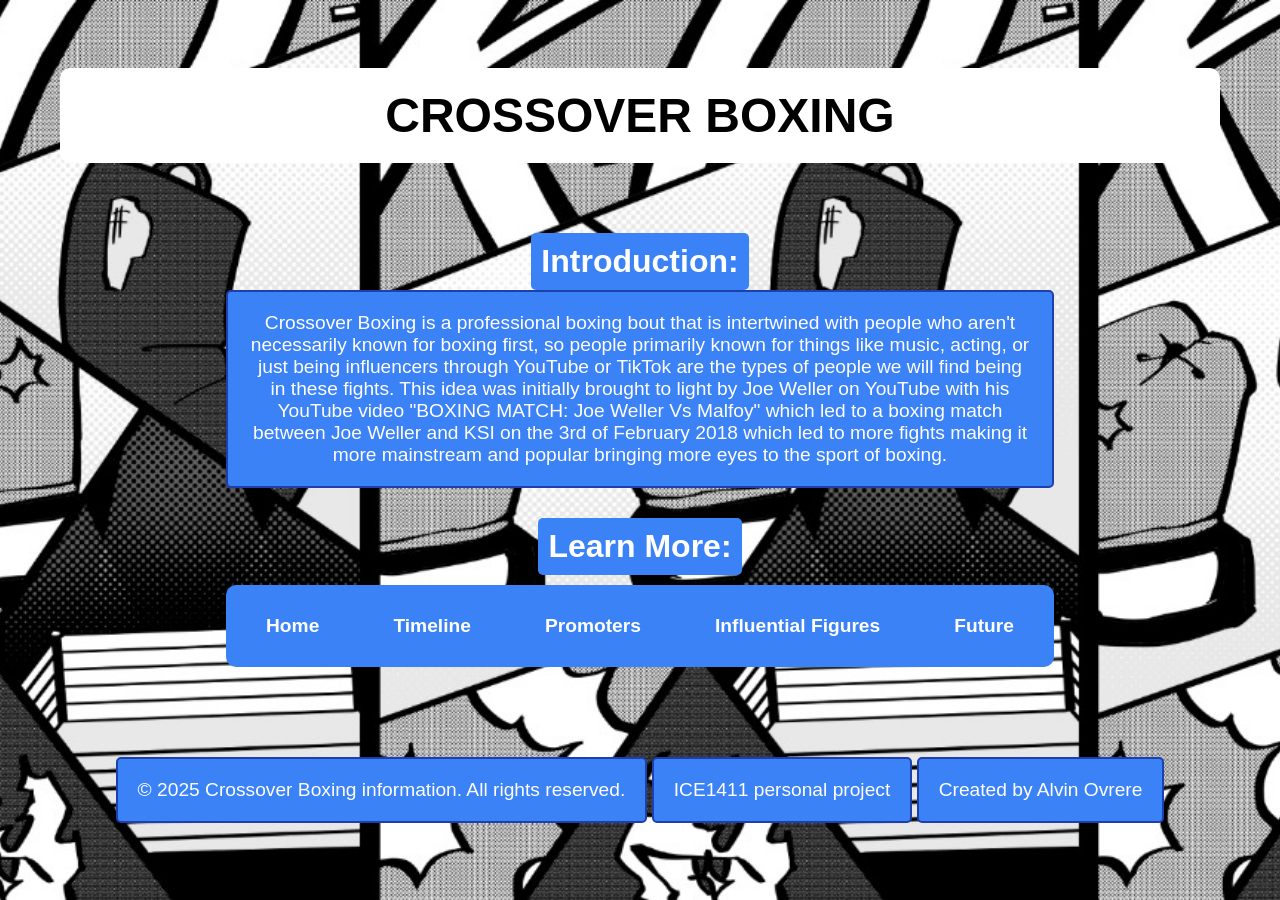
<file: index.html>
<!DOCTYPE html>
<html lang="en">
<head>
    <meta charset="UTF-8">
    <meta name="viewport" content="width=device-width, initial-scale=1.0">
    <title>Crossover Boxing Timeline | Home</title>
    <link rel="stylesheet" href="stylesheets/indexstyle.css">
</head>
<body>
    <div class="wrapper">
        <header>
            <a class="logo" href="#">CROSSOVER BOXING</a>
        </header>
        <main>
            <h2>Introduction:</h2>
            <p>Crossover Boxing is a professional boxing bout that is intertwined with people who aren't necessarily known for boxing first, so people primarily known for things like music, acting, or just being influencers through YouTube or TikTok are the types of people we will find being in these fights. This idea was initially brought to light by Joe Weller on YouTube with his YouTube video "BOXING MATCH: Joe Weller Vs Malfoy" which led to a boxing match between Joe Weller and KSI on the 3rd of February 2018 which led to more fights making it more mainstream and popular bringing more eyes to the sport of boxing.</p>

            <h2>Learn More:</h2>
            <nav class="menu">
                <ul>
                    <li><a href="index.html">Home</a></li>
                    <li><a href="timeline.html">Timeline</a></li>
                    <li><a href="promo.html">Promoters</a></li>
                    <li><a href="influentialfigures.html">Influential Figures</a></li>      
                    <li><a href="future.html">Future</a></li>
                </ul>
            </nav>
        </main>
    </div>
    <footer class="footer">
        <p>&copy; 2025 Crossover Boxing information. All rights reserved.</p>
        <p>ICE1411 personal project</p>
        <p>Created by Alvin Ovrere</p>
      </footer>
      
</body>
</html>
</file>
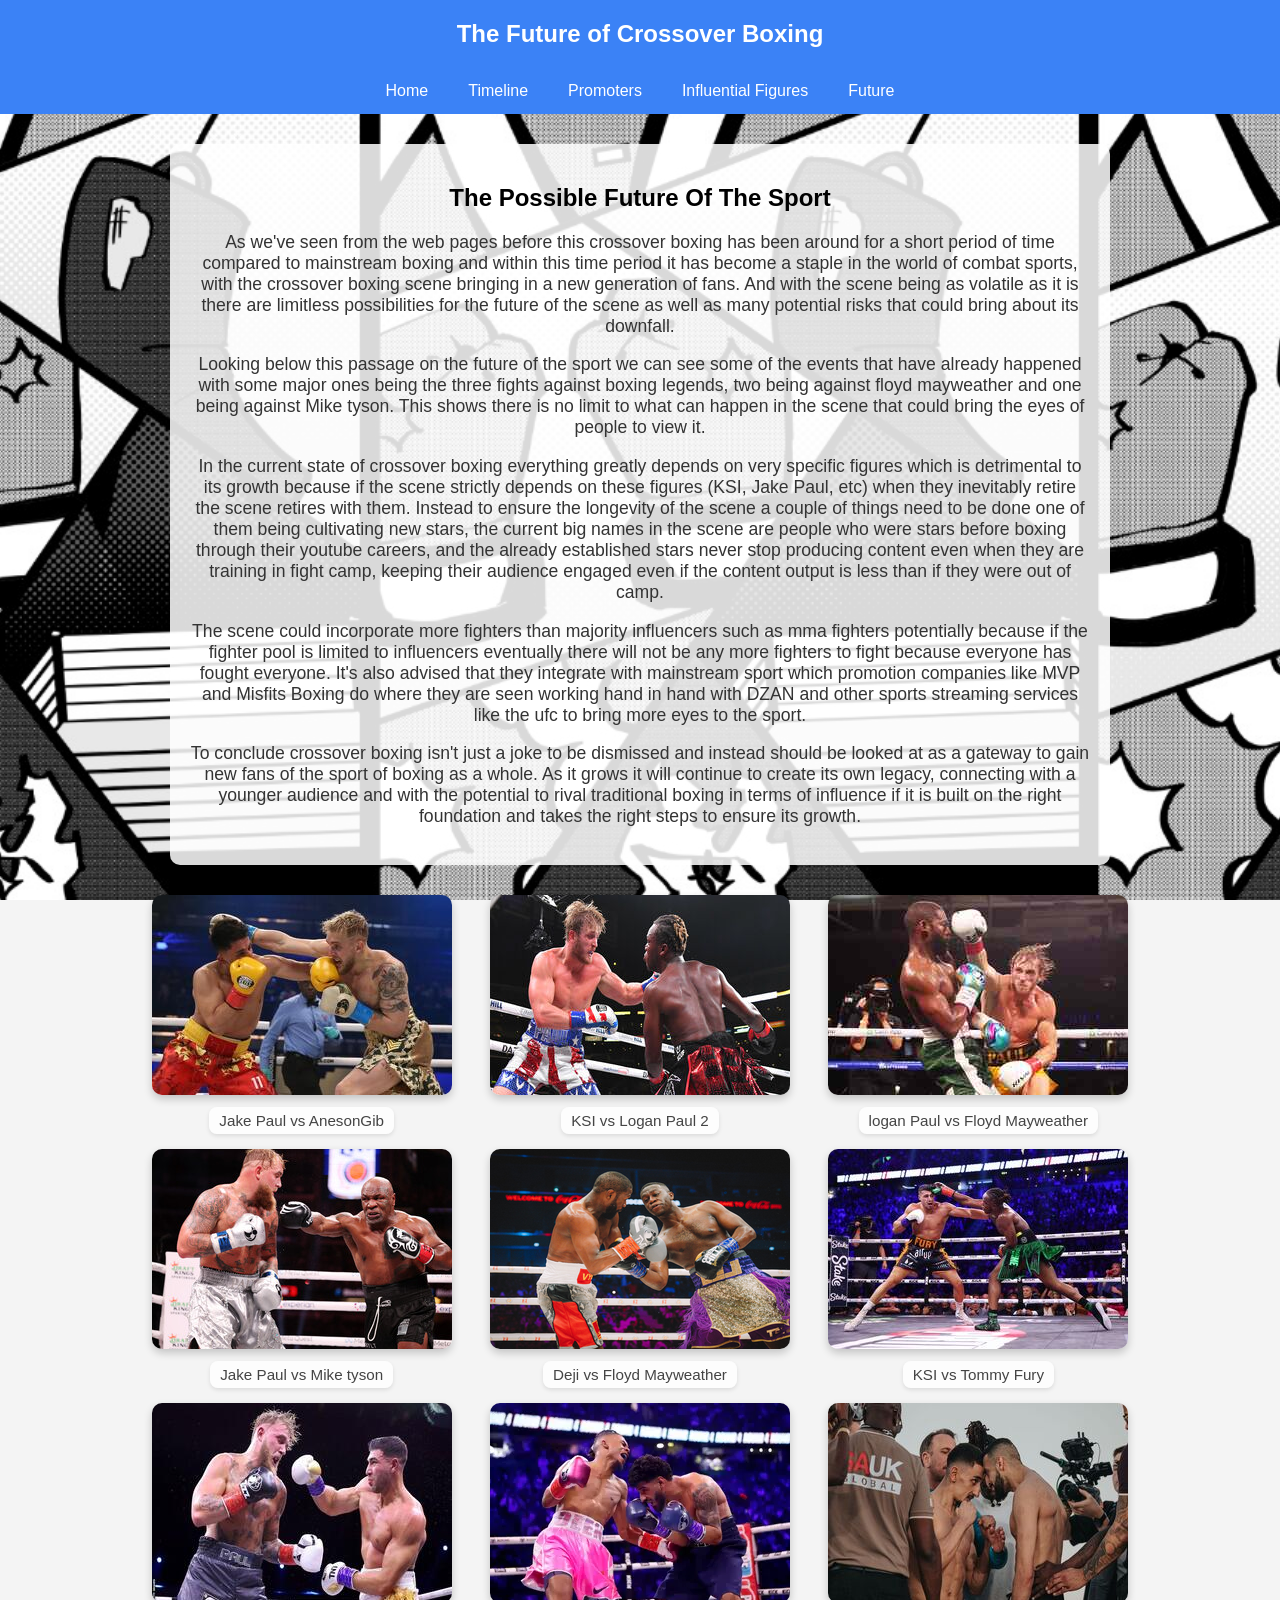
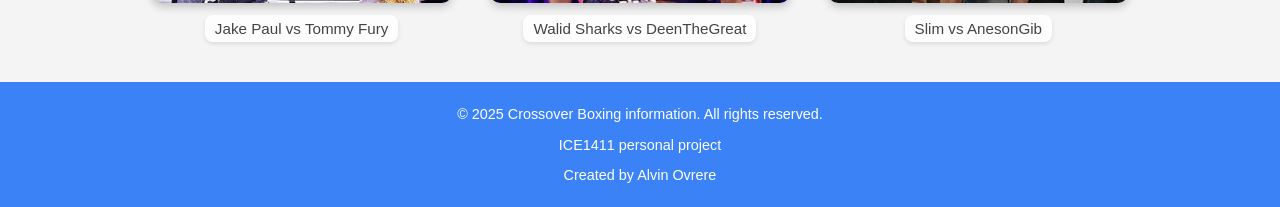
<file: future.html>
<!DOCTYPE html>
<html lang="en">
<head>
  <meta charset="UTF-8" />
  <meta name="viewport" content="width=device-width, initial-scale=1.0"/>
  <title>Future of the sport</title>
  <link rel="stylesheet" href="stylesheets/grid.css" />
  <link rel="stylesheet" href="stylesheets/core.css" />
</head>
<body>
 <!-- Title Bar -->
 <div class="title-bar">
    The Future of Crossover Boxing
  </div>

  <!-- Menu Bar -->
  <div class="menu-bar">
    <a href="index.html">Home</a>
    <a href="timeline.html">Timeline</a>
    <a href="promo.html">Promoters</a>
    <a href="influentialfigures.html">Influential Figures</a>
    <a href="future.html">Future</a>
  </div>
 
    <div class="info">
        <h2>
            The Possible Future Of The Sport
      </h2>
    <p>
      As we've seen from the web pages before this crossover boxing has been around for a short period of time compared to mainstream boxing and within this time period it has become a staple in the world of combat sports,
       with the crossover boxing scene bringing in a new generation of fans. 
       And with the scene being as volatile as it is there are limitless possibilities for the future of the scene as well as many potential risks that could bring about its downfall.
    </p>
    <p>
      Looking below this passage on the future of the sport we can see some of the events that have already happened with some major ones being the three fights against boxing legends, 
      two being against floyd mayweather and one being against Mike tyson.
      This shows there is no limit to what can happen in the scene that could bring the eyes of people to view it.
    </p>
    <p>
      In the current state of crossover boxing everything greatly depends on very specific figures which is detrimental to its growth because if the scene strictly depends on these figures (KSI, Jake Paul, etc) when they inevitably retire the scene retires with them.
      Instead to ensure the longevity of the scene a couple of things need to be done one of them being cultivating new stars, the current big names in the scene are people who were stars before boxing through their youtube careers,
      and the already established stars never stop producing content even when they are training in fight camp, keeping their audience engaged even if the content output is less than if they were out of camp.
    </p>
    <p>
      The scene could incorporate more fighters than majority influencers such as mma fighters potentially because if the fighter pool is limited to influencers eventually there will not be any more fighters to fight because everyone has fought everyone.
      It's also advised that they integrate with mainstream sport which promotion companies like MVP and Misfits Boxing do where they are seen working hand in hand with DZAN and other sports streaming services like the ufc to bring more eyes to the sport.
    </p>
    <p>
      To conclude crossover boxing isn't just a joke to be dismissed and instead should be looked at as a gateway to gain new fans of the sport of boxing as a whole.
      As it grows it will continue to create its own legacy, connecting with a younger audience and with the potential to rival traditional boxing in terms of influence if it is built on the right foundation and takes the right steps to ensure its growth.
    </p>
    </div>
  
    <div id="gallery" class="gallery-grid"></div>
    <footer class="footer">
        <p>&copy; 2025 Crossover Boxing information. All rights reserved.</p>
        <p>ICE1411 personal project</p>
        <p>Created by Alvin Ovrere</p>
      </footer>
      
    <script src="js/future.js"></script>
  </body>
  </html>
</file>
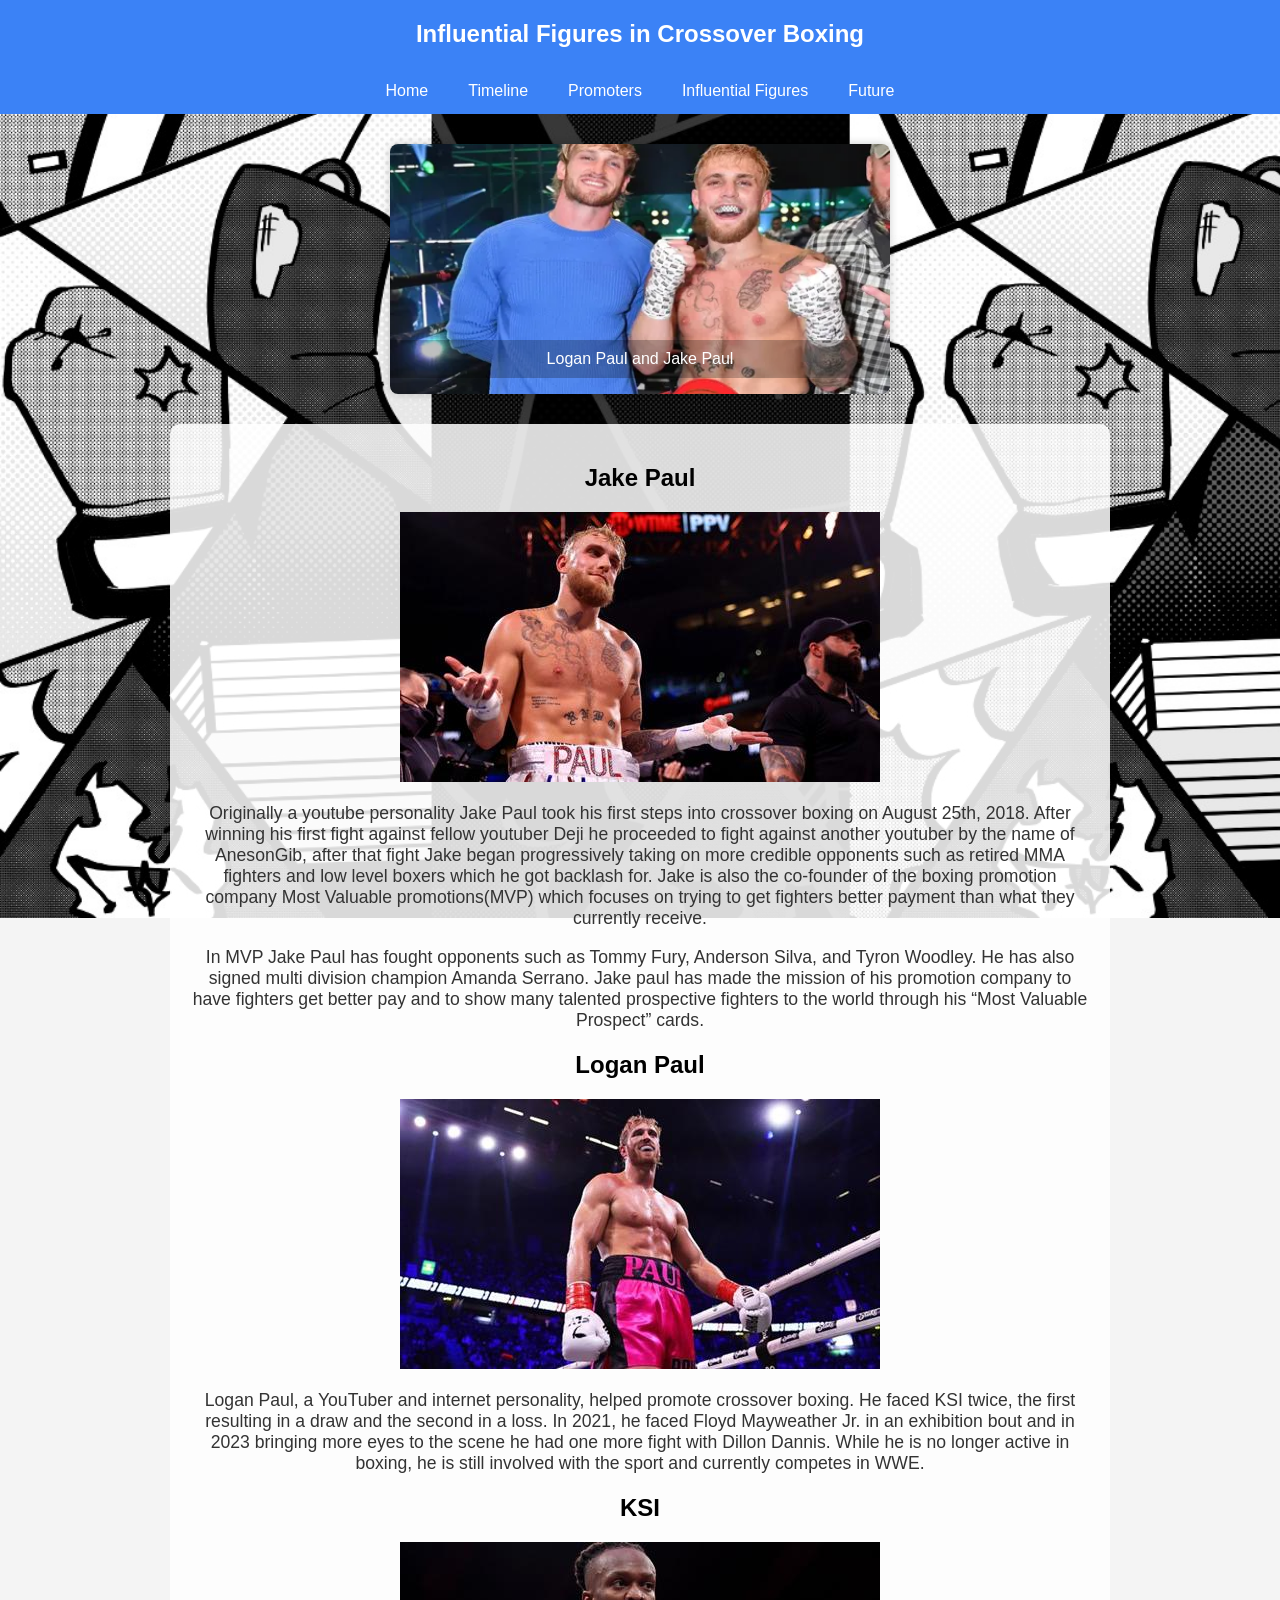
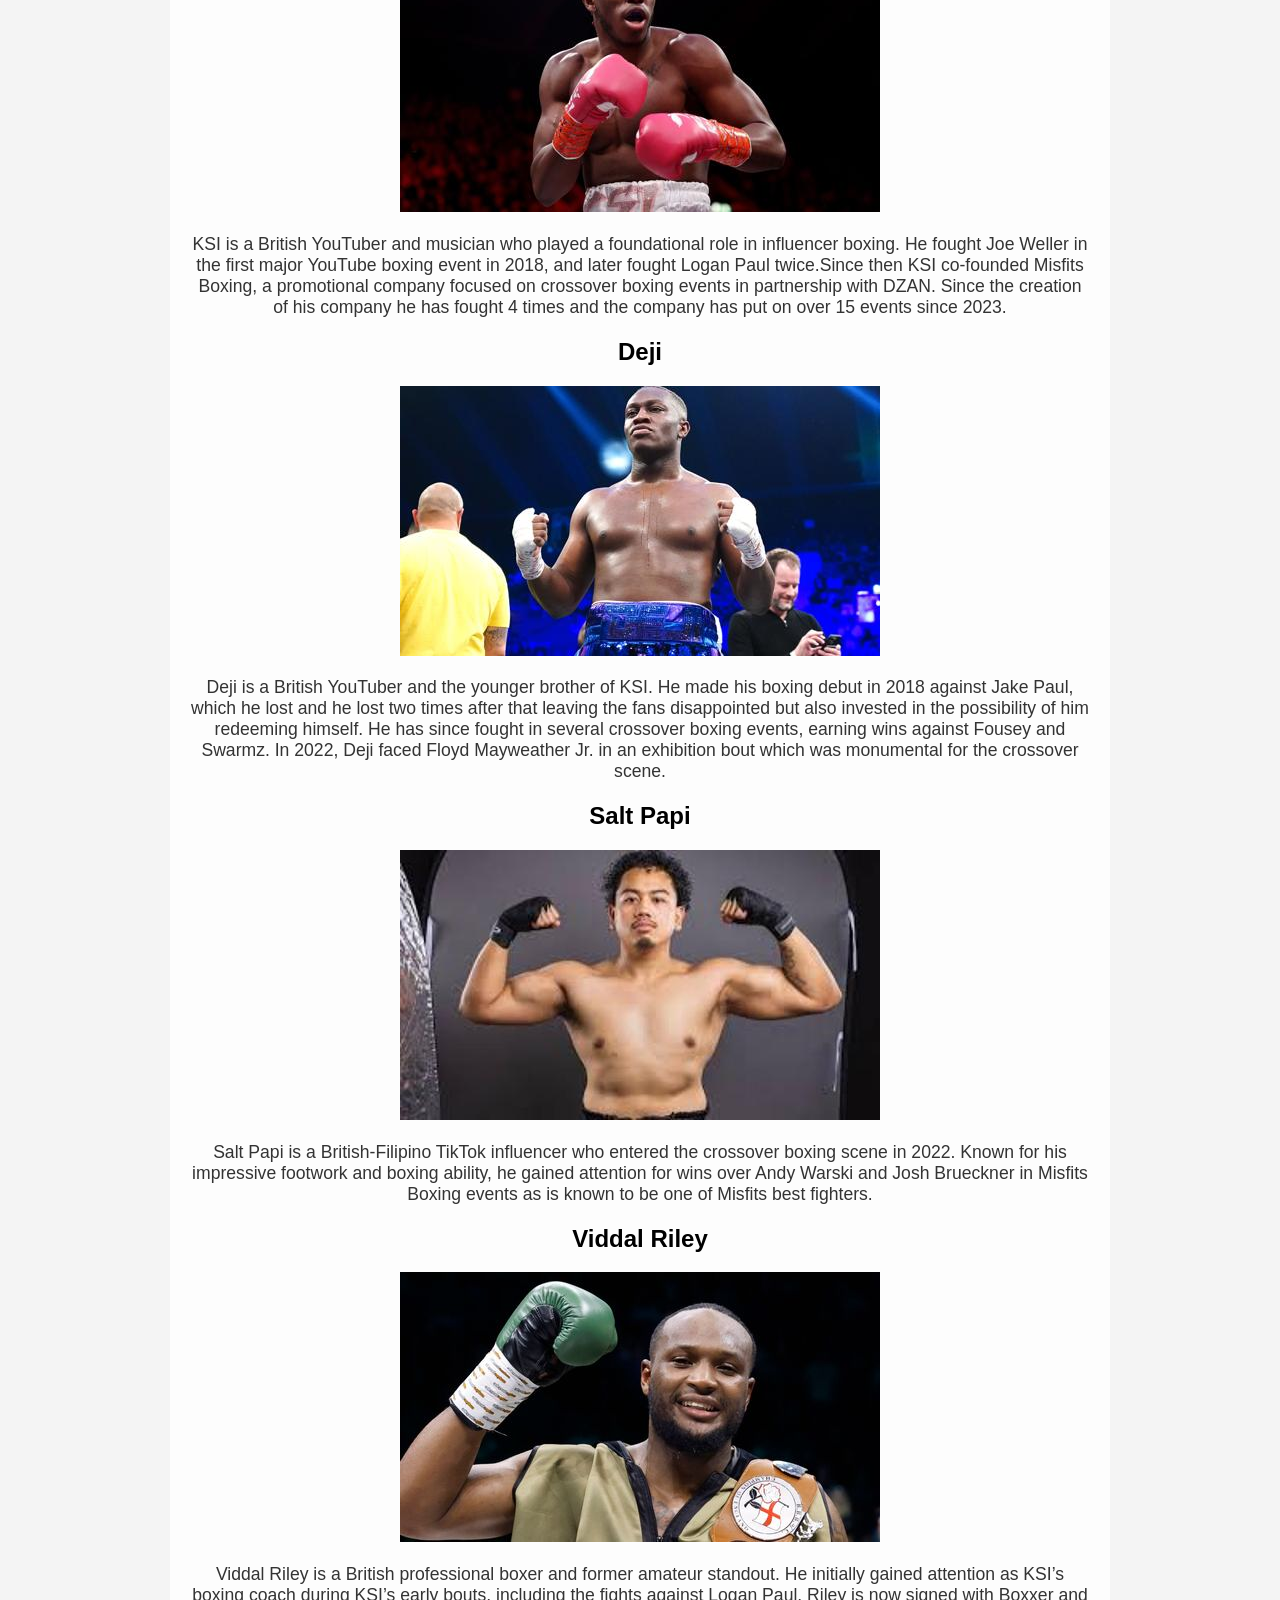
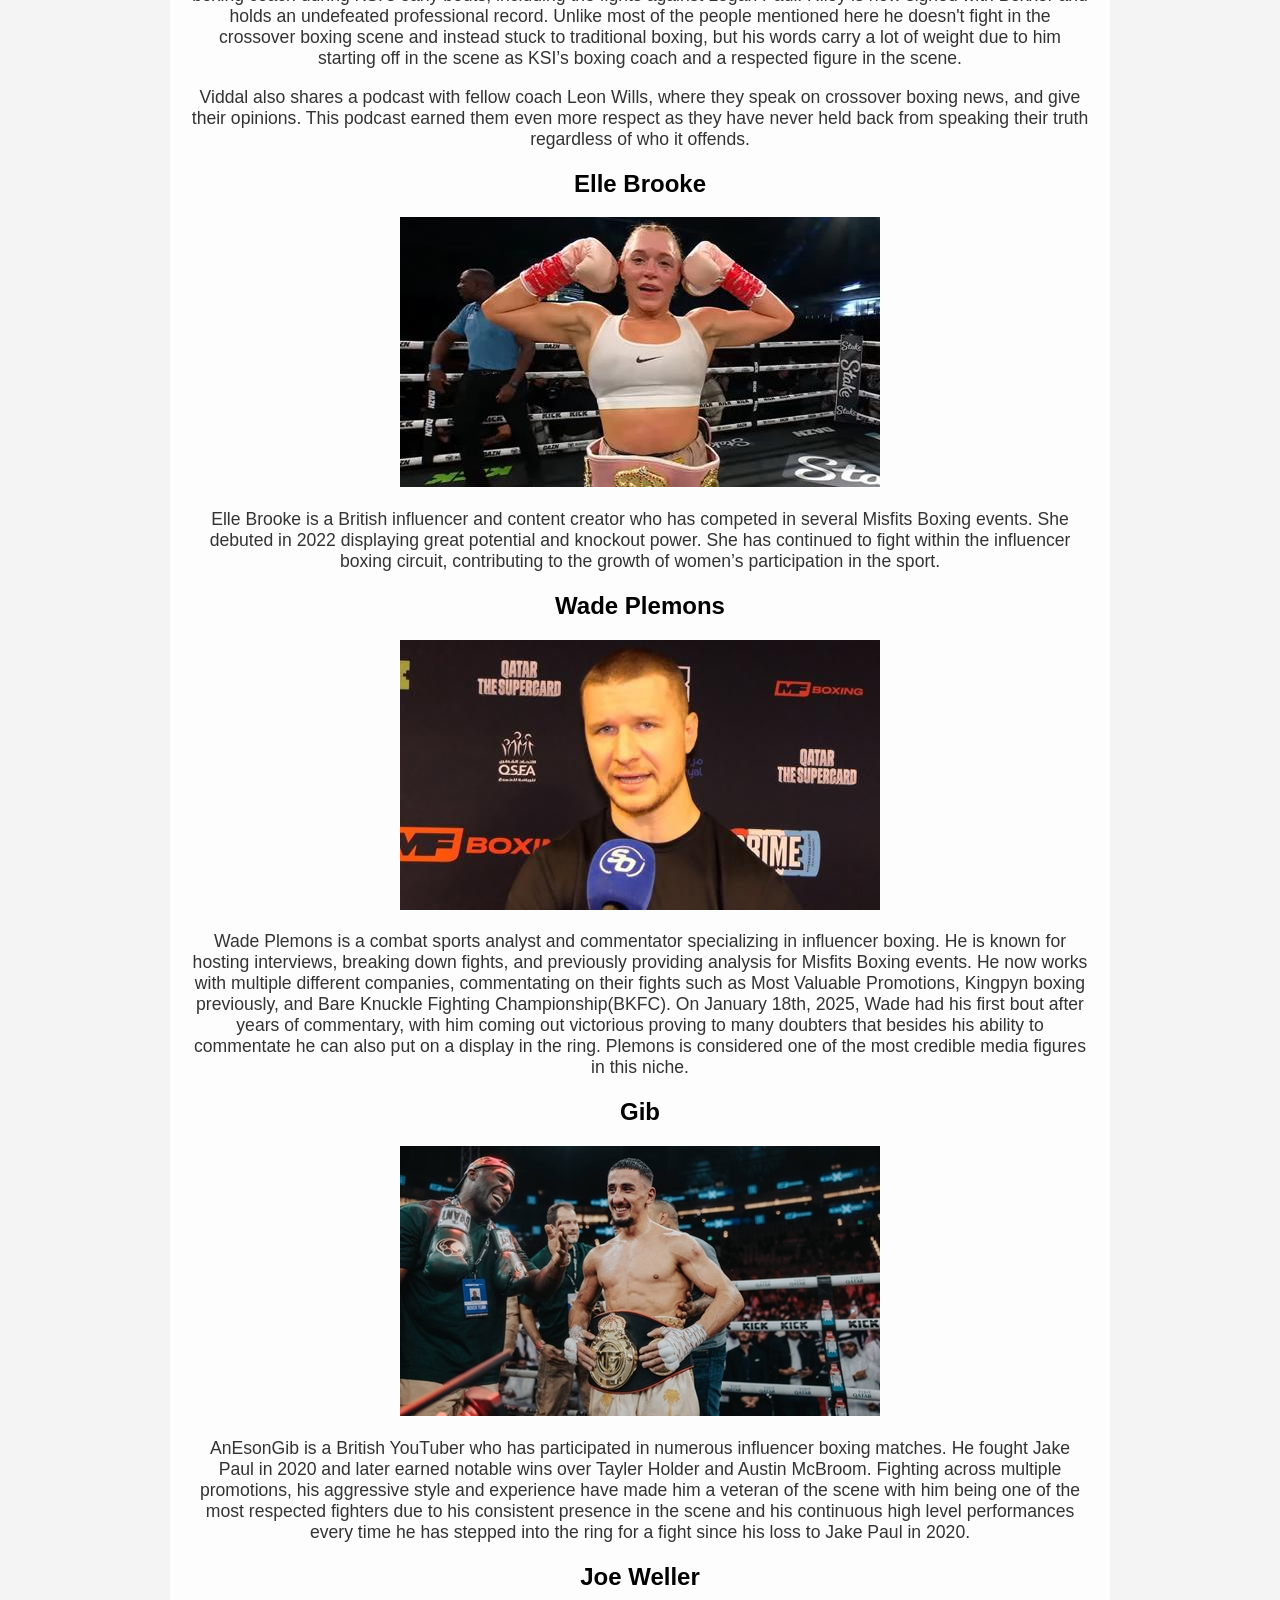
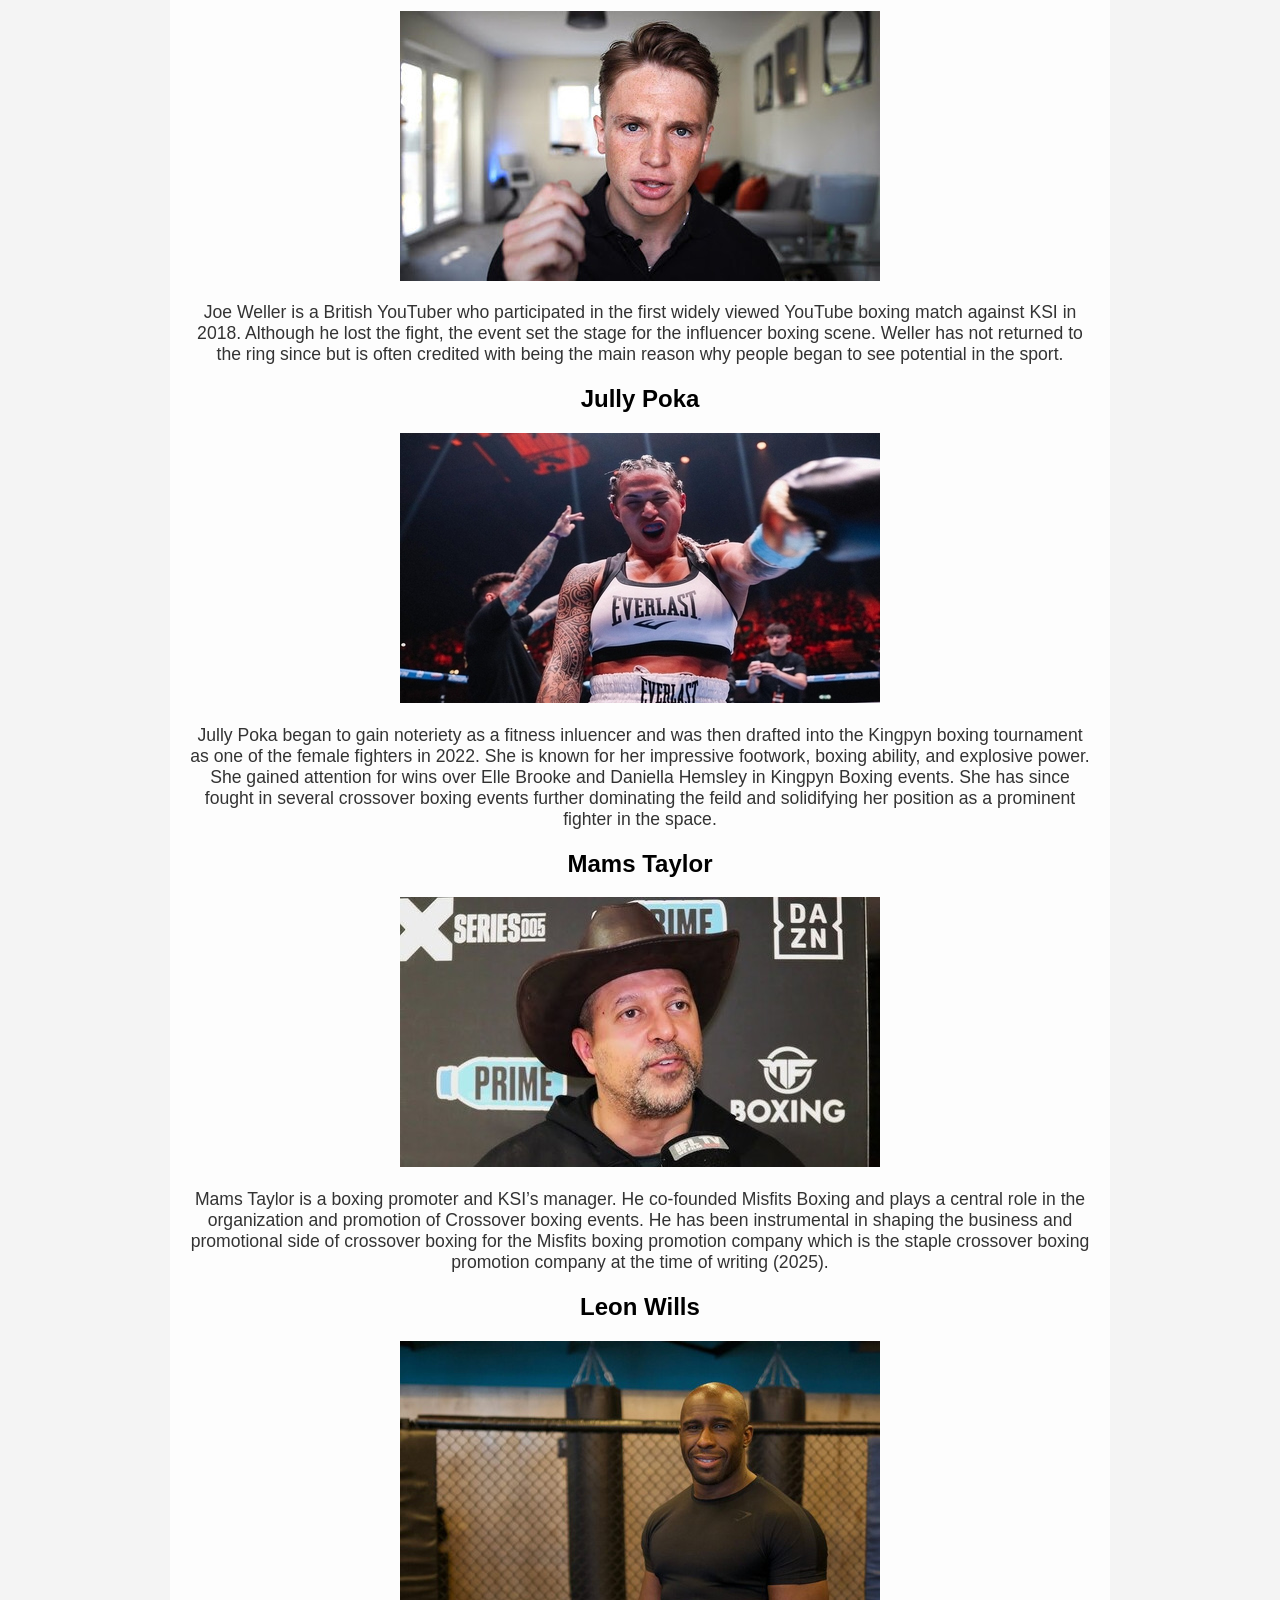
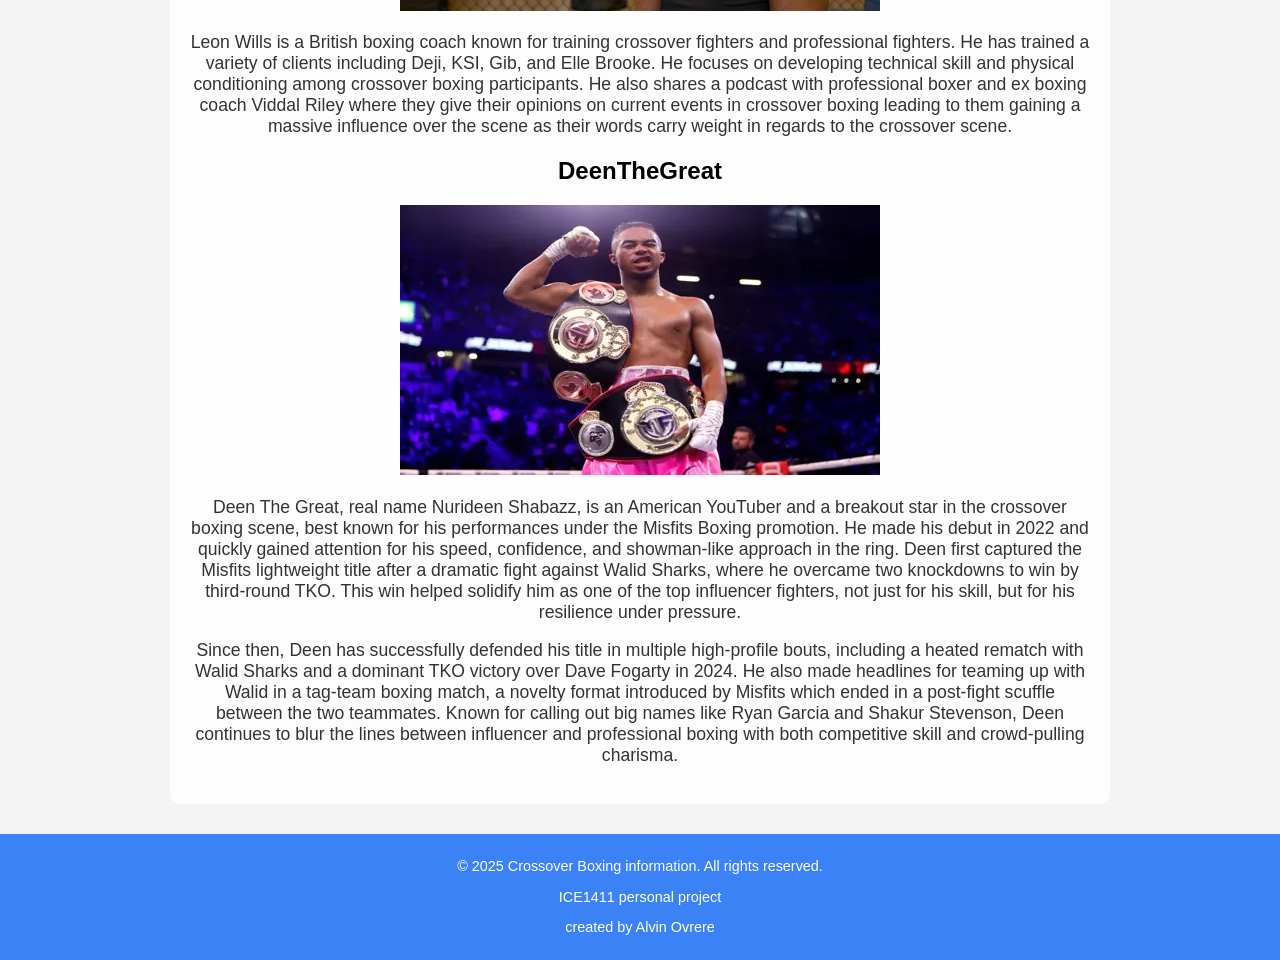
<file: influentialfigures.html>
<!DOCTYPE html>
<html lang="en">
<head>
  <meta charset="UTF-8" />
  <meta name="viewport" content="width=device-width, initial-scale=1.0"/>
  <title>Crossover Boxing Promoters</title>
  <link rel="stylesheet" href="stylesheets/carousel.css" />
  <link rel="stylesheet" href="stylesheets/core.css" />
</head>
<body>
  <!-- Title Bar -->
  <div class="title-bar">
   Influential Figures in Crossover Boxing
  </div>

  <!-- Menu Bar -->
  <div class="menu-bar">
    <a href="index.html">Home</a>
    <a href="timeline.html">Timeline</a>
    <a href="promo.html">Promoters</a>
    <a href="influentialfigures.html">Influential Figures</a>
    <a href="future.html">Future</a>
  </div>

  <!-- Image Carousel -->
  <div class="carousel">
    <nav>
      <a href="#" id="carouselPrev">&#x2B05;</a>
      <a href="#" id="carouselNext">&#x2B95;</a>
    </nav>
    <div class="carousel-images" id="carouselImages"></div>
    <p class="carousel-caption" id="carouselCaption"></p>
  </div>

    <!-- Info Section -->
    <div class="info">
        <h2>Jake Paul</h2>
        <img src="img/jpaul_resized.jpg" alt="Jake Paul" class="info-image" />
        <p>Originally a youtube personality Jake Paul took his first steps into crossover boxing on August 25th, 2018. 
            After winning his first fight against fellow youtuber Deji he proceeded to fight against another youtuber by the name of AnesonGib, after that fight Jake began progressively taking on more credible opponents such as retired MMA fighters and low level boxers which he got backlash for.
            Jake is also the co-founder of the boxing promotion company Most Valuable promotions(MVP) which focuses on trying to get fighters better payment than what they currently receive.
        </p>
        <p>In MVP Jake Paul has fought opponents such as Tommy Fury, Anderson Silva, and Tyron Woodley. 
        He has also signed multi division champion Amanda Serrano.
        Jake paul has made the mission of his promotion company to have fighters get better pay and to show many talented prospective fighters to the world through his “Most Valuable Prospect” cards.
        </p>
        <h2>Logan Paul</h2>
        <img src="img/lpaul_resized.jpg" alt="Logan Paul" class="info-image" />
        <p>Logan Paul, a YouTuber and internet personality, helped promote crossover boxing.
             He faced KSI twice, the first resulting in a draw and the second in a loss. In 2021, he faced Floyd Mayweather Jr. in an exhibition bout and in 2023 bringing more eyes to the scene he had one more fight with Dillon Dannis.
             While he is no longer active in boxing, he is still involved with the sport and currently competes in WWE.</p>
        <h2>KSI</h2>
        <img src="img/ksi_resized.jpg" alt="KSI" class="info-image" />
        <p>KSI is a British YouTuber and musician who played a foundational role in influencer boxing.
             He fought Joe Weller in the first major YouTube boxing event in 2018, and later fought Logan Paul twice.Since then KSI co-founded Misfits Boxing, a promotional company focused on crossover boxing events in partnership with DZAN.
             Since the creation of his company he has fought 4 times and the company has put on over 15 events since 2023.</p>
        <h2>Deji</h2>
        <img src="img/deji_resized.jpg" alt="Deji" class="info-image" />
        <p>Deji is a British YouTuber and the younger brother of KSI.
             He made his boxing debut in 2018 against Jake Paul, which he lost and he lost two times after that leaving the fans disappointed but also invested in the possibility of him redeeming himself.
             He has since fought in several crossover boxing events, earning wins against Fousey and Swarmz.
             In 2022, Deji faced Floyd Mayweather Jr. in an exhibition bout which was monumental for the crossover scene.</p>
        <h2>Salt Papi</h2>
        <img src="img/salt_resized.jpg" alt="Salt Papi" class="info-image" />
        <p>Salt Papi is a British-Filipino TikTok influencer who entered the crossover boxing scene in 2022.
            Known for his impressive footwork and boxing ability, he gained attention for wins over Andy Warski and Josh Brueckner in Misfits Boxing events as is known to be one of Misfits best fighters.</p>
        <h2>Viddal Riley</h2>
        <img src="img/viddal_480x270.jpg" alt="Viddal Riley" class="info-image" />
        <p>Viddal Riley is a British professional boxer and former amateur standout. He initially gained attention as KSI’s boxing coach during KSI’s early bouts, including the fights against Logan Paul.
            Riley is now signed with Boxxer and holds an undefeated professional record.
            Unlike most of the people mentioned here he doesn't fight in the crossover boxing scene and instead stuck to traditional boxing, but his words carry a lot of weight due to him starting off in the scene as KSI’s boxing coach and a respected figure in the scene. 
        </p>
        <p>Viddal also shares a podcast with fellow coach Leon Wills, where they speak on crossover boxing news, and give their opinions. 
            This podcast earned them even more respect as they have never held back from speaking their truth regardless of who it offends.</p>
        <h2>Elle Brooke</h2>
        <img src="img/elle-brooke_resized.jpg" alt="Elle Brooke" class="info-image" />
        <p>Elle Brooke is a British influencer and content creator who has competed in several Misfits Boxing events. She debuted in 2022 displaying great potential and knockout power. 
        She has continued to fight within the influencer boxing circuit, contributing to the growth of women’s participation in the sport.</p>
        <h2>Wade Plemons</h2>
        <img src="img/wade_resized.jpg" alt="Wade Plemons" class="info-image" />
        <p>Wade Plemons is a combat sports analyst and commentator specializing in influencer boxing.
             He is known for hosting interviews, breaking down fights, and previously providing analysis for Misfits Boxing events.
            He now works with multiple different companies, commentating on their fights such as Most Valuable Promotions, Kingpyn boxing previously, and Bare Knuckle Fighting Championship(BKFC).
             On January 18th, 2025, Wade had his first bout after years of commentary, with him coming out victorious proving to many doubters that besides his ability to commentate he can also put on a display in the ring.
             Plemons is considered one of the most credible media figures in this niche.</p>
        <h2>Gib</h2>
        <img src="img/gib_480x270.jpg" alt="AnEsonGib" class="info-image" />
        <p>AnEsonGib is a British YouTuber who has participated in numerous influencer boxing matches. He fought Jake Paul in 2020 and later earned notable wins over Tayler Holder and Austin McBroom.
             Fighting across multiple promotions, his aggressive style and experience have made him a veteran of the scene with him being one of the most respected fighters due to his consistent presence in the scene and his continuous high level performances every time he has stepped into the ring for a fight since his loss to Jake Paul in 2020.</p>
        <h2>Joe Weller</h2>
        <img src="img/weller_480x270.jpg" alt="Joe Weller" class="info-image" />
        <p>Joe Weller is a British YouTuber who participated in the first widely viewed YouTube boxing match against KSI in 2018.
             Although he lost the fight, the event set the stage for the influencer boxing scene. Weller has not returned to the ring since but is often credited with being the main reason why people began to see potential in the sport.
        </p>
        <h2>Jully Poka</h2>
        <img src="img/jully_480x270.jpg" alt="Jully Poka" class="info-image" />
        <p>Jully Poka began to gain noteriety as a fitness inluencer and was then drafted into the Kingpyn boxing tournament as one of the female fighters in 2022.
            She is known for her impressive footwork, boxing ability, and explosive power. She gained attention for wins over Elle Brooke and Daniella Hemsley in Kingpyn Boxing events. 
            She has since fought in several crossover boxing events further dominating the feild and solidifying her position as a prominent fighter in the space.
          </p>
        <h2>Mams Taylor</h2>
        <img src="img/mams_480x270.jpg" alt="Mams Taylor" class="info-image" />
        <p>
            Mams Taylor is a boxing promoter and KSI’s manager. 
            He co-founded Misfits Boxing and plays a central role in the organization and promotion of Crossover boxing events.
             He has been instrumental in shaping the business and promotional side of crossover boxing for the Misfits boxing promotion company which is the staple crossover boxing promotion company at the time of writing (2025).
        </p>
        <h2>Leon Wills</h2>
        <img src="img/leon_480x270.jpg" alt="Leon Wills" class="info-image" />
        <p>Leon Wills is a British boxing coach known for training crossover fighters and professional fighters.
             He has trained a variety of clients including Deji, KSI, Gib, and Elle Brooke. He focuses on developing technical skill and physical conditioning among crossover boxing participants.
             He also shares a podcast with professional boxer and ex boxing coach Viddal Riley where they give their opinions on current events in crossover boxing leading to them gaining a massive influence over the scene as their words carry weight in regards to the crossover scene.</p>
        <h2>DeenTheGreat</h2>
        <img src="img/deen_resized.webp" alt="Deen The Great" class="info-image" />
        <p>Deen The Great, real name Nurideen Shabazz, is an American YouTuber and a breakout star in the crossover boxing scene, best known for his performances under the Misfits Boxing promotion.
            He made his debut in 2022 and quickly gained attention for his speed, confidence, and showman-like approach in the ring.
            Deen first captured the Misfits lightweight title after a dramatic fight against Walid Sharks, where he overcame two knockdowns to win by third-round TKO. 
            This win helped solidify him as one of the top influencer fighters, not just for his skill, but for his resilience under pressure.</p>
        <p>Since then, Deen has successfully defended his title in multiple high-profile bouts, including a heated rematch with Walid Sharks and a dominant TKO victory over Dave Fogarty in 2024.
            He also made headlines for teaming up with Walid in a tag-team boxing match, a novelty format introduced by Misfits  which ended in a post-fight scuffle between the two teammates.
            Known for calling out big names like Ryan Garcia and Shakur Stevenson, Deen continues to blur the lines between influencer and professional boxing with both competitive skill and crowd-pulling charisma.
        </p>

    </div>
</body>
<footer>
    <p>&copy; 2025 Crossover Boxing information. All rights reserved.</p>
    <p>ICE1411 personal project</p>
    <p>created by Alvin Ovrere</p>
</footer>
<script src="js/influentialfigures.js" defer></script>
</html>
</file>
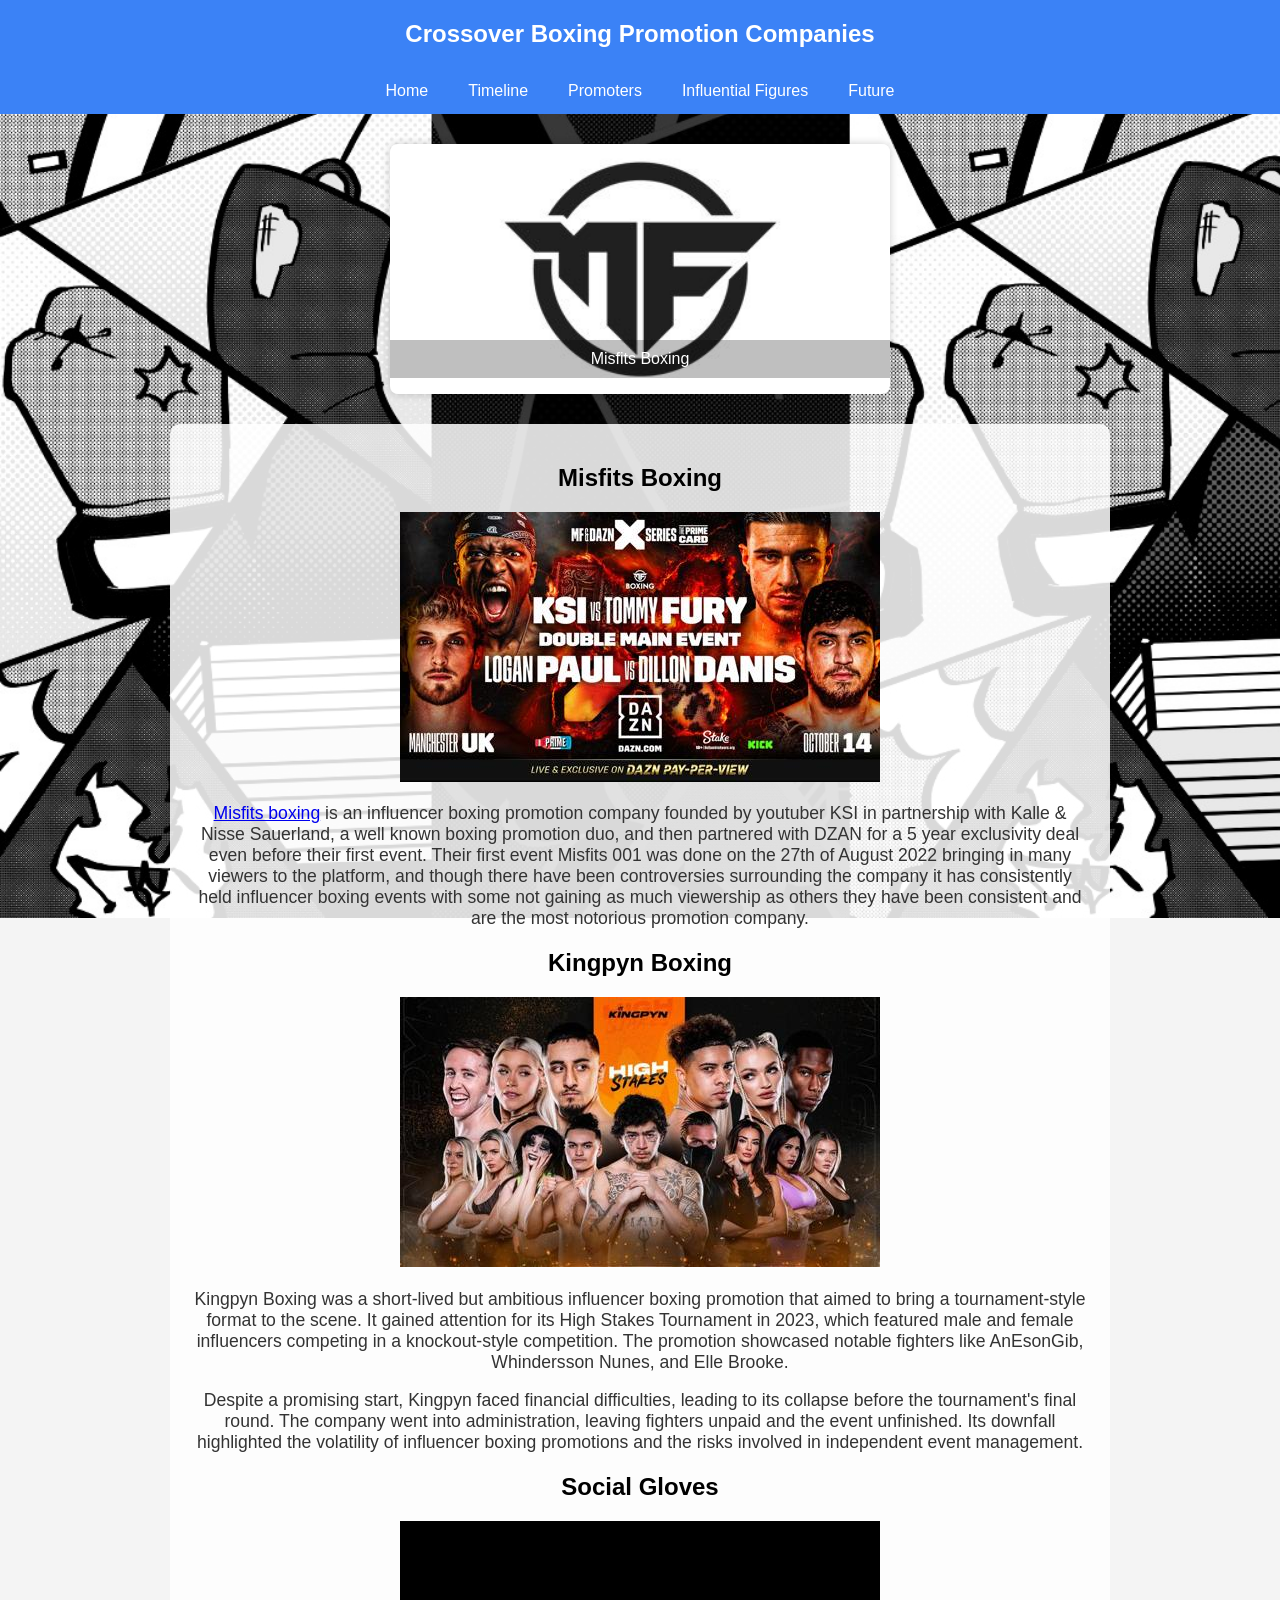
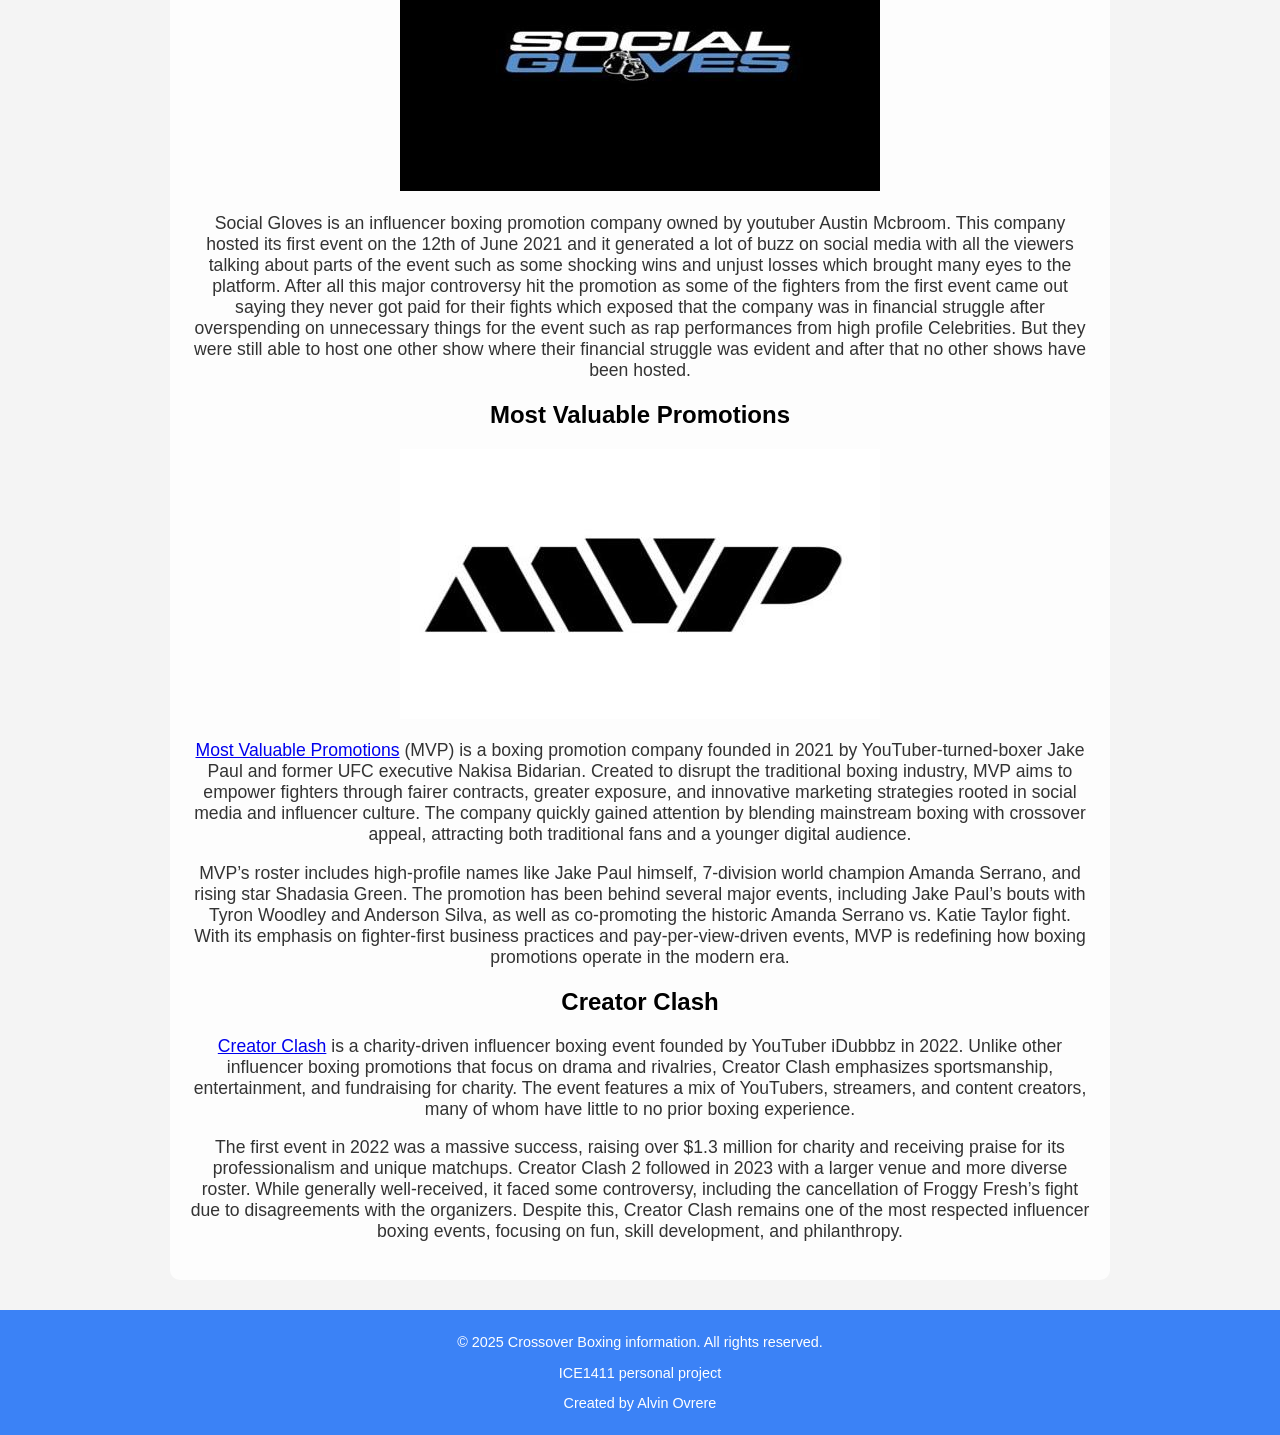
<file: promo.html>
<!DOCTYPE html>
<html lang="en">
<head>
  <meta charset="UTF-8" />
  <meta name="viewport" content="width=device-width, initial-scale=1.0"/>
  <title>Crossover Boxing Promoters</title>
  <link rel="stylesheet" href="stylesheets/carousel.css" />
  <link rel="stylesheet" href="stylesheets/core.css" />
</head>
<body>
  <!-- Title Bar -->
  <div class="title-bar">
    Crossover Boxing Promotion Companies
  </div>

  <!-- Menu Bar -->
  <div class="menu-bar">
    <a href="index.html">Home</a>
    <a href="timeline.html">Timeline</a>
    <a href="promo.html">Promoters</a>
    <a href="influentialfigures.html">Influential Figures</a>
    <a href="future.html">Future</a>
  </div>

  <!-- Image Carousel -->
  <div class="carousel">
    <nav>
      <a href="#" id="carouselPrev">&#x2B05;</a>
      <a href="#" id="carouselNext">&#x2B95;</a>
    </nav>
    <div class="carousel-images" id="carouselImages"></div>
    <p class="carousel-caption" id="carouselCaption"></p>
  </div>

  <!-- Info Section -->
  <div class="info">
    <h2>Misfits Boxing</h2>
    <img src="img/primecard_resized.jpg" alt="Misfits Boxing" class="info-image" />
    <p><a href="https://misfitsinc.shop" target="_blank">Misfits boxing</a> is an influencer boxing promotion company founded by youtuber KSI in partnership with Kalle & Nisse Sauerland, a well known boxing promotion duo, and then partnered with DZAN for a 5 year exclusivity deal even before their first event.
       Their first event Misfits 001 was done on the 27th of August 2022 bringing in many viewers to the platform, and though there have been controversies surrounding the company it has consistently held influencer boxing events with some not gaining as much viewership as others they have been consistent and are the most notorious promotion company.
    </p>
    <h2>Kingpyn Boxing</h2>
    <img src="img/kpb_resizedd.jpg" alt="Kingpyn Boxing" class="info-image" />
    <p>Kingpyn Boxing was a short-lived but ambitious influencer boxing promotion that aimed to bring a tournament-style format to the scene. It gained attention for its High Stakes Tournament in 2023, which featured male and female influencers competing in a knockout-style competition.
     The promotion showcased notable fighters like AnEsonGib, Whindersson Nunes, and Elle Brooke.</p>
     <p>Despite a promising start, Kingpyn faced financial difficulties, leading to its collapse before the tournament's final round. The company went into administration, leaving fighters unpaid and the event unfinished. 
      Its downfall highlighted the volatility of influencer boxing promotions and the risks involved in independent event management.
    </p>
    <h2>Social Gloves</h2>
    <img src="img/socialgloves_body.jpg" alt="Social Gloves" class="info-image" />
    <p>Social Gloves is an influencer boxing promotion company owned by youtuber Austin Mcbroom. This company hosted its first event on the 12th of June 2021 and it generated a lot of buzz on social media with all the viewers talking about parts of the event such as some shocking wins and unjust losses which brought many eyes to the platform.
       After all this major controversy hit the promotion as some of the fighters from the first event came out saying they never got paid for their fights which exposed that the company was in financial struggle after overspending on unnecessary things for the event such as rap performances from high profile Celebrities.
        But they were still able to host one other show where their financial struggle was evident and after that no other shows have been hosted.
    </p>
    <h2>Most Valuable Promotions</h2>
    <img src="img/mvpwip_body.jpg" alt="Most Valuable Promotions" class="info-image" />
    <p><a href="https://www.mostvaluablepromotions.com" target="_blank">Most Valuable Promotions</a> (MVP) is a boxing promotion company founded in 2021 by YouTuber-turned-boxer Jake Paul and former UFC executive Nakisa Bidarian.
     Created to disrupt the traditional boxing industry, MVP aims to empower fighters through fairer contracts, greater exposure, and innovative marketing strategies rooted in social media and influencer culture. 
    The company quickly gained attention by blending mainstream boxing with crossover appeal, attracting both traditional fans and a younger digital audience.</p>
   <p> MVP’s roster includes high-profile names like Jake Paul himself, 7-division world champion Amanda Serrano, and rising star Shadasia Green. 
    The promotion has been behind several major events, including Jake Paul’s bouts with Tyron Woodley and Anderson Silva, as well as co-promoting the historic Amanda Serrano vs. Katie Taylor fight. 
    With its emphasis on fighter-first business practices and pay-per-view-driven events, MVP is redefining how boxing promotions operate in the modern era.</p>
  <h2>Creator Clash</h2>
  <p><a href="https://thecreatorclash.com" target="_blank">Creator Clash</a> is a charity-driven influencer boxing event founded by YouTuber iDubbbz in 2022.
     Unlike other influencer boxing promotions that focus on drama and rivalries, Creator Clash emphasizes sportsmanship, entertainment, and fundraising for charity. 
    The event features a mix of YouTubers, streamers, and content creators, many of whom have little to no prior boxing experience.
  </p>
  <p>The first event in 2022 was a massive success, raising over $1.3 million for charity and receiving praise for its professionalism and unique matchups.
    Creator Clash 2 followed in 2023 with a larger venue and more diverse roster. While generally well-received, it faced some controversy, including the cancellation of Froggy Fresh’s fight due to disagreements with the organizers. 
    Despite this, Creator Clash remains one of the most respected influencer boxing events, focusing on fun, skill development, and philanthropy.
  </p>
  </div>

</body>
<footer>
  <p>&copy; 2025 Crossover Boxing information. All rights reserved.</p>
  <p>ICE1411 personal project</p>
  <p>Created by Alvin Ovrere</p>
</footer>
<script src="js/carousel.js" defer></script>
</html>
</file>
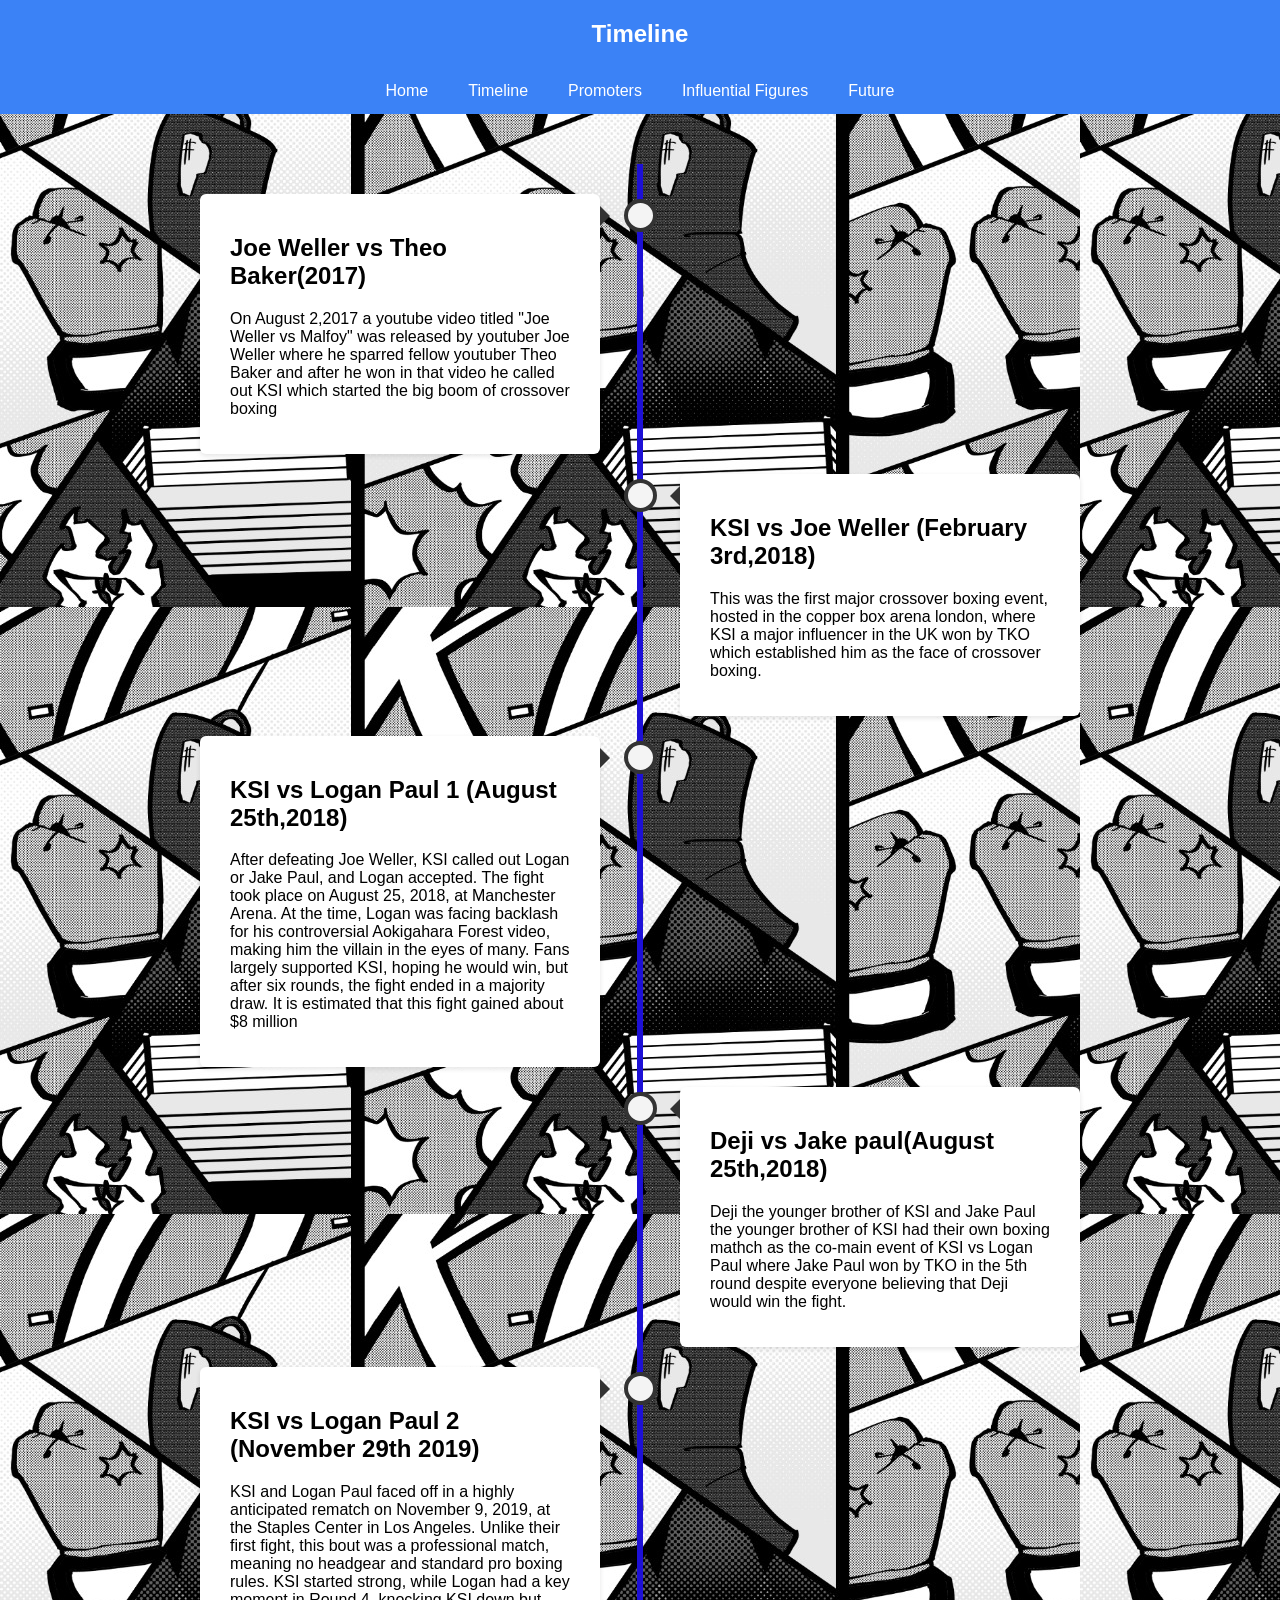
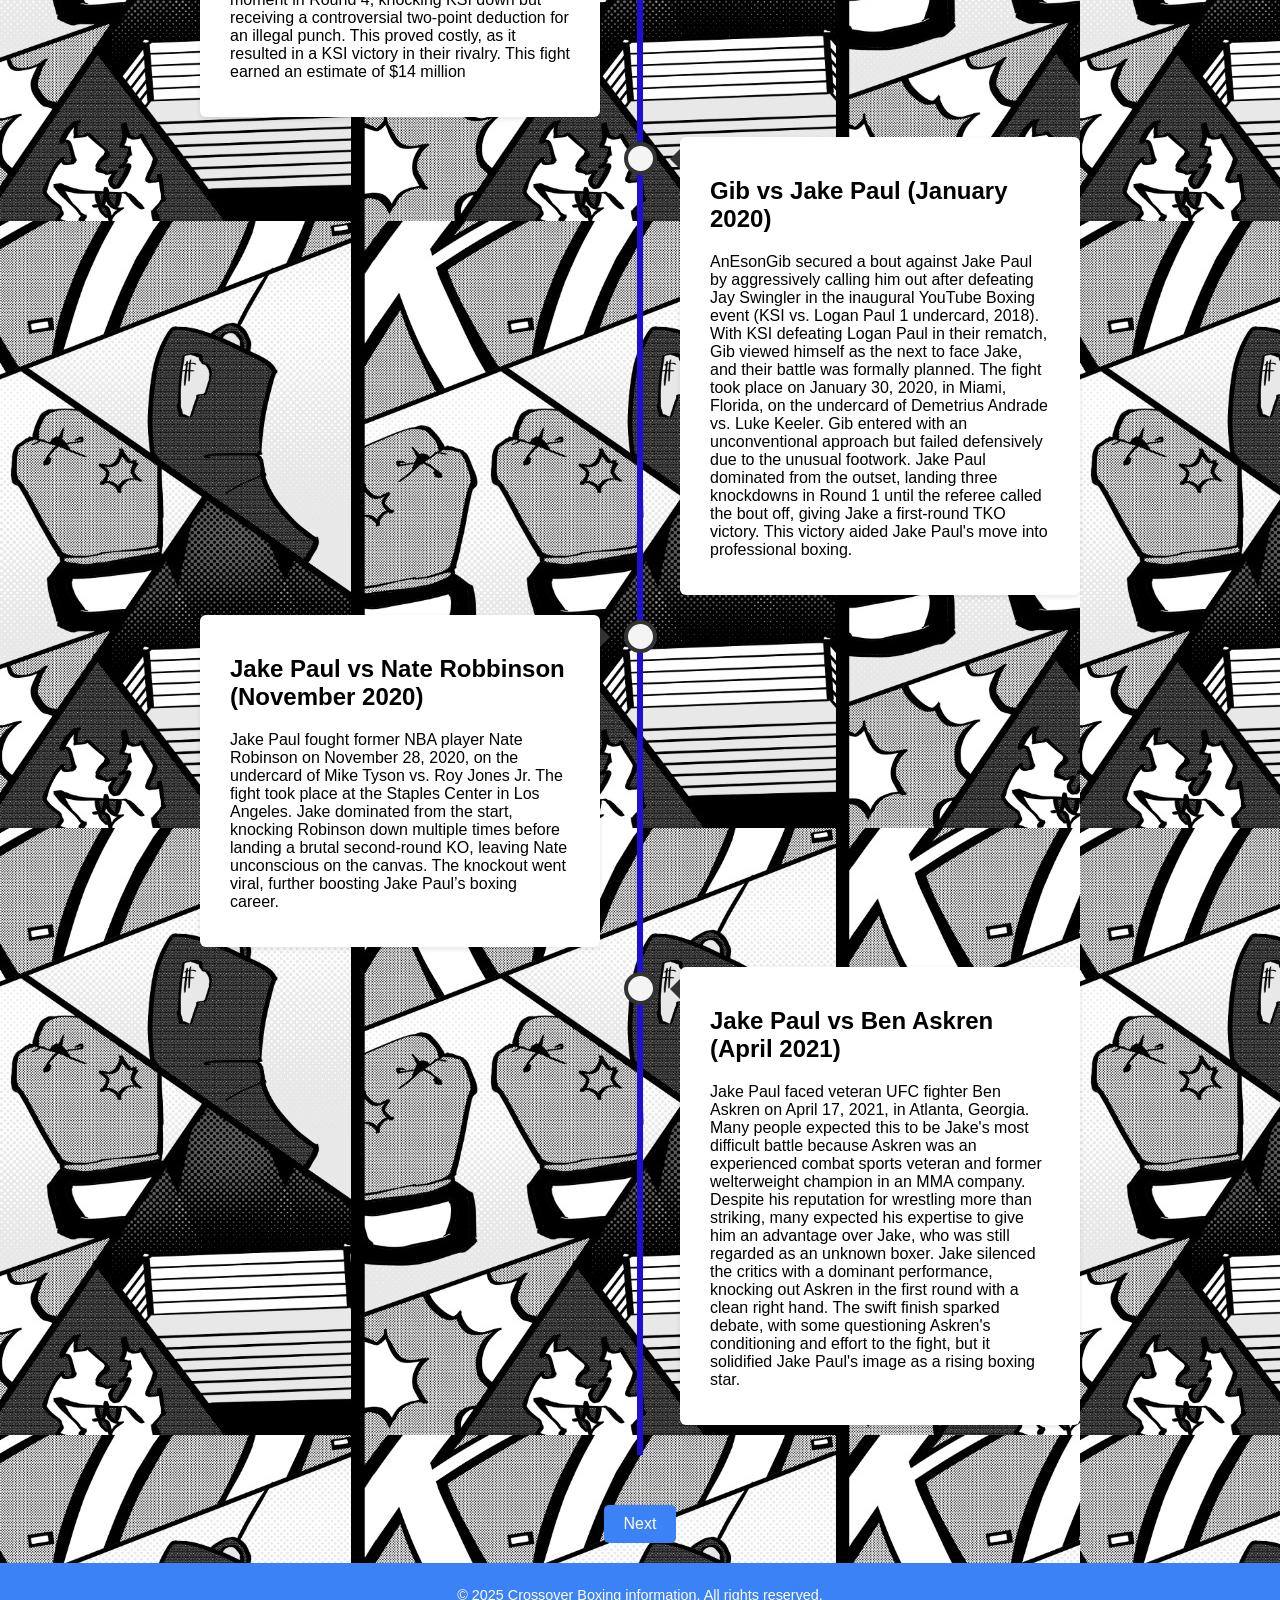
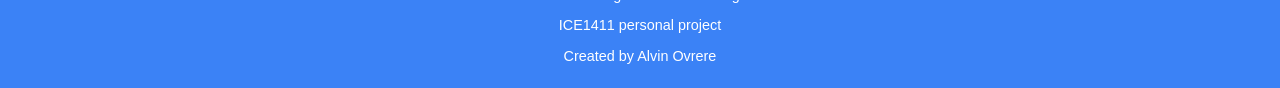
<file: timeline.html>
<!DOCTYPE html>
<html lang="en">
<head>
    <meta charset="UTF-8">
    <meta name="viewport" content="width=device-width, initial-scale=1.0">
    <title>Timeline</title>
    <link rel="stylesheet" href="stylesheets/tlstyle.css">
    <link rel="stylesheet" href="stylesheets/core.css">
</head>
<body>
    <div class="title-bar">
        Timeline
    </div>

    <div class="menu-bar">
        <a href="index.html">Home</a>
        <a href="timeline.html">Timeline</a>
        <a href="promo.html">Promoters</a>
        <a href="influentialfigures.html">Influential Figures</a>
        <a href="future.html">Future</a>
    </div>

    <!-- Timeline -->
    <div class="timeline">
        <div class="container left">
            <div class="content">
                <h2>Joe Weller vs Theo Baker(2017)</h2>
                <p>On August 2,2017 a youtube video titled "Joe Weller vs Malfoy" was released by youtuber Joe Weller where he sparred fellow youtuber Theo Baker and after he won in that video he called out KSI which started the big boom of crossover boxing</p>
            </div>
        </div>
        <div class="container right">
            <div class="content">
                <h2>KSI vs Joe Weller (February 3rd,2018)</h2>
                <p>This was the first major crossover boxing event, hosted in the copper box arena london, where KSI a major influencer in the UK won by TKO which established him as the face of crossover boxing.</p>
            </div>
        </div>
        <div class="container left">
            <div class="content">
                <h2>KSI vs Logan Paul 1 (August 25th,2018)</h2>
                <p>After defeating Joe Weller, KSI called out Logan or Jake Paul, and Logan accepted. The fight took place on August 25, 2018, at Manchester Arena.
                    At the time, 
                    Logan was facing backlash for his controversial Aokigahara Forest video, making him the villain in the eyes of many. Fans largely supported KSI, hoping he would win, but after six rounds, the fight ended in a majority draw. It is estimated that this fight gained about $8 million</p>
            </div>
        </div>
        <div class="container right">
            <div class="content">
                <h2>Deji vs Jake paul(August 25th,2018)</h2>
                <p>Deji the younger brother of KSI and Jake Paul the younger brother of KSI had their own boxing mathch as the co-main event of KSI vs Logan Paul 
                    where Jake Paul won by TKO in the 5th round despite everyone believing that Deji would win the fight.
                </p>
            </div>
        </div>
        <div class="container left">
            <div class="content">
                <h2>KSI vs Logan Paul 2 (November 29th 2019)</h2>
                <p>KSI and Logan Paul faced off in a highly anticipated rematch on November 9, 2019, at the Staples Center in Los Angeles. Unlike their first fight, this bout was a professional match, meaning no headgear and standard pro boxing rules.

                    KSI started strong, while Logan had a key moment in Round 4, knocking KSI down but receiving a controversial two-point deduction for an illegal punch. This proved costly, as it resulted in a KSI victory in their rivalry. This fight earned an estimate of $14 million</p>
            </div>
        </div>
        <div class="container right">
            <div class="content">
                <h2>Gib vs Jake Paul (January 2020)</h2>
                <p>AnEsonGib secured a bout against Jake Paul by aggressively calling him out after defeating Jay Swingler in the inaugural YouTube Boxing event (KSI vs. Logan Paul 1 undercard, 2018).  With KSI defeating Logan Paul in their rematch, Gib viewed himself as the next to face Jake, and their battle was formally planned.
                    The fight took place on January 30, 2020, in Miami, Florida, on the undercard of Demetrius Andrade vs. Luke Keeler.  Gib entered with an unconventional approach but failed defensively due to the unusual footwork.  Jake Paul dominated from the outset, landing three knockdowns in Round 1 until the referee called the bout off, giving Jake a first-round TKO victory. 
                    This victory aided Jake Paul's move into professional boxing.
                </p>
            </div>
        </div>
        <div class="container left">
            <div class="content">
                <h2>Jake Paul vs Nate Robbinson (November 2020)</h2>
                <p>Jake Paul fought former NBA player Nate Robinson on November 28, 2020, on the undercard of Mike Tyson vs. Roy Jones Jr. The fight took place at the Staples Center in Los Angeles.

                    Jake dominated from the start, knocking Robinson down multiple times before landing a brutal second-round KO, leaving Nate unconscious on the canvas. The knockout went viral, further boosting Jake Paul’s boxing career.</p>
            </div>
        </div>
        <div class="container right">
            <div class="content">
                <h2>Jake Paul vs Ben Askren (April 2021)</h2>
                <p>Jake Paul faced veteran UFC fighter Ben Askren on April 17, 2021, in Atlanta, Georgia.  Many people expected this to be Jake's most difficult battle because Askren was an experienced combat sports veteran and former welterweight champion in an MMA company.  Despite his reputation for wrestling more than striking, many expected his expertise to give him an advantage over Jake, who was still regarded as an unknown boxer.
                    Jake silenced the critics with a dominant performance, knocking out Askren in the first round with a clean right hand.  The swift finish sparked debate, with some questioning Askren's conditioning and effort to the fight, but it solidified Jake Paul's image as a rising boxing star.
                   </p>
            </div>
        </div>
    </div>

    <!-- Next Button -->
    <div class="next-button-container">
        <a href="tlpg2.html" class="next-button">Next</a>
    </div>
    <footer class="footer">
        <p>&copy; 2025 Crossover Boxing information. All rights reserved.</p>
        <p>ICE1411 personal project</p>
        <p>Created by Alvin Ovrere</p>
      </footer>
      
</body>
</html>
</file>
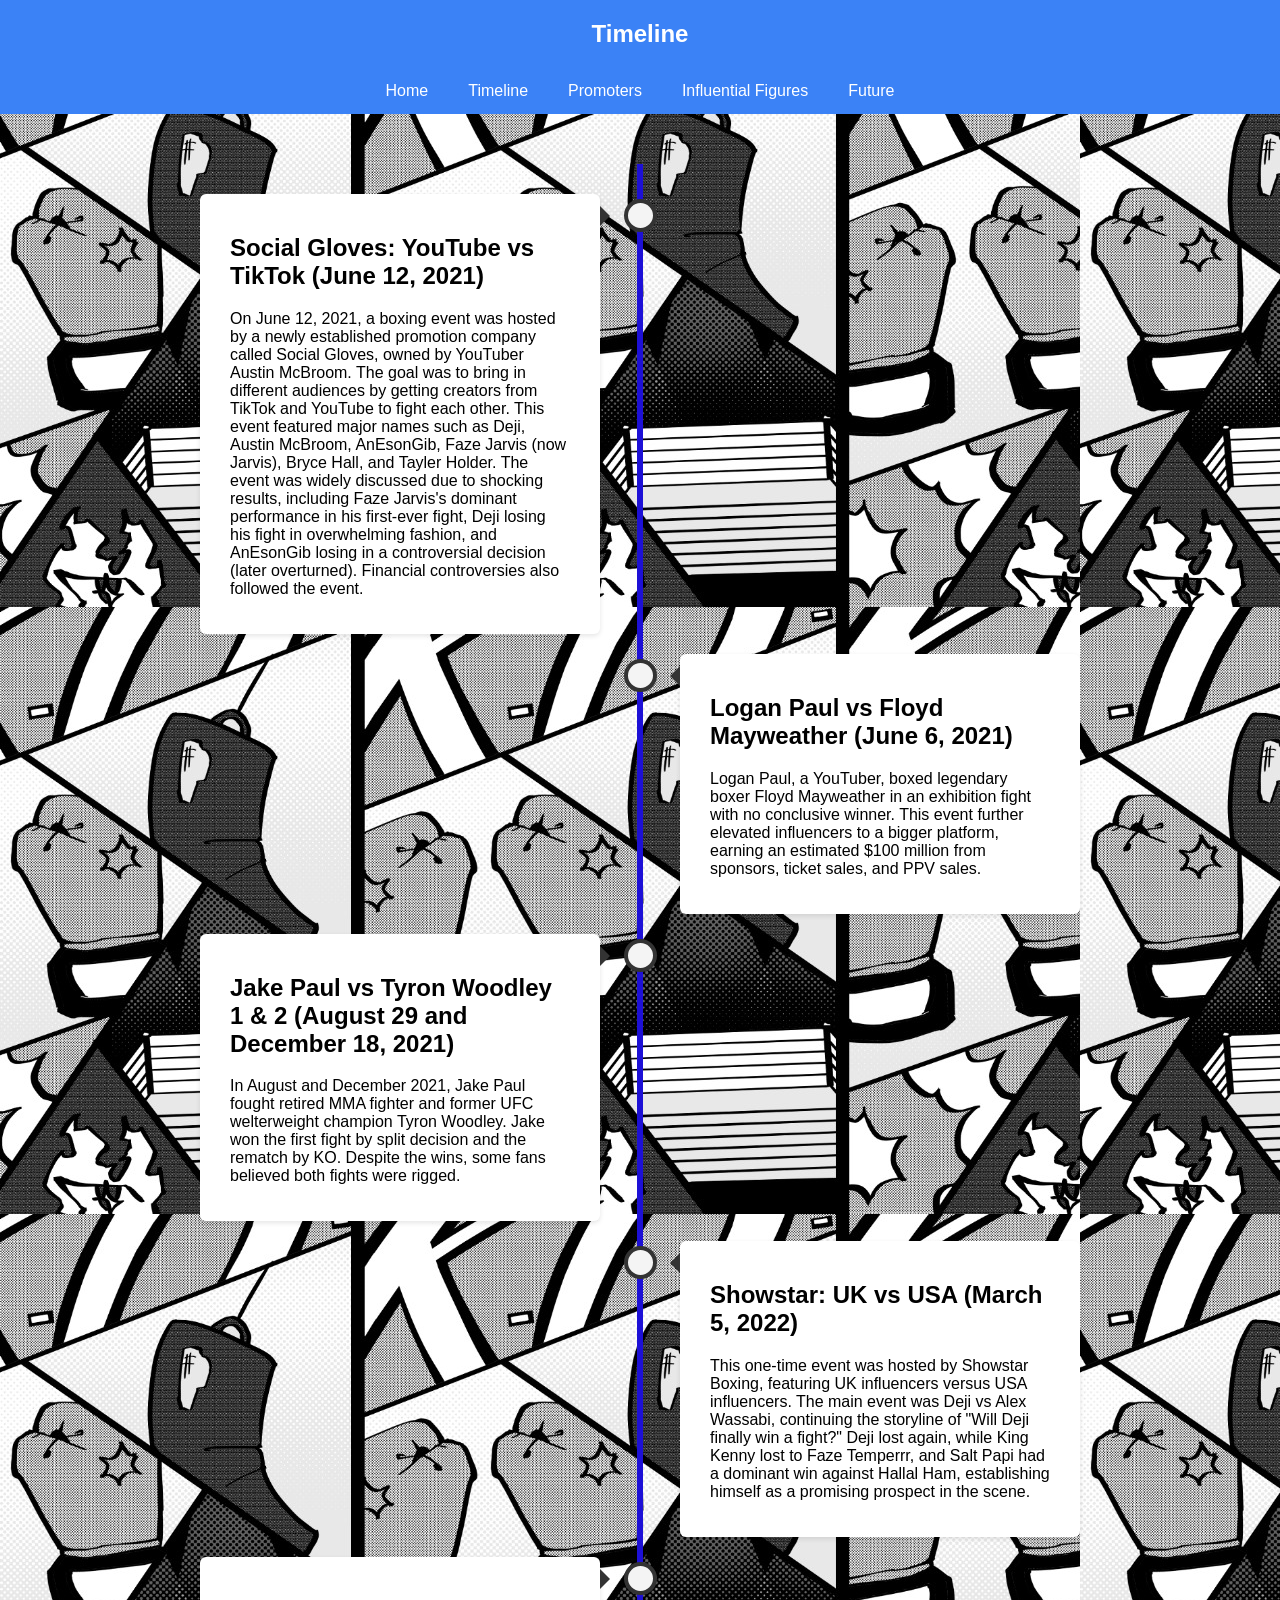
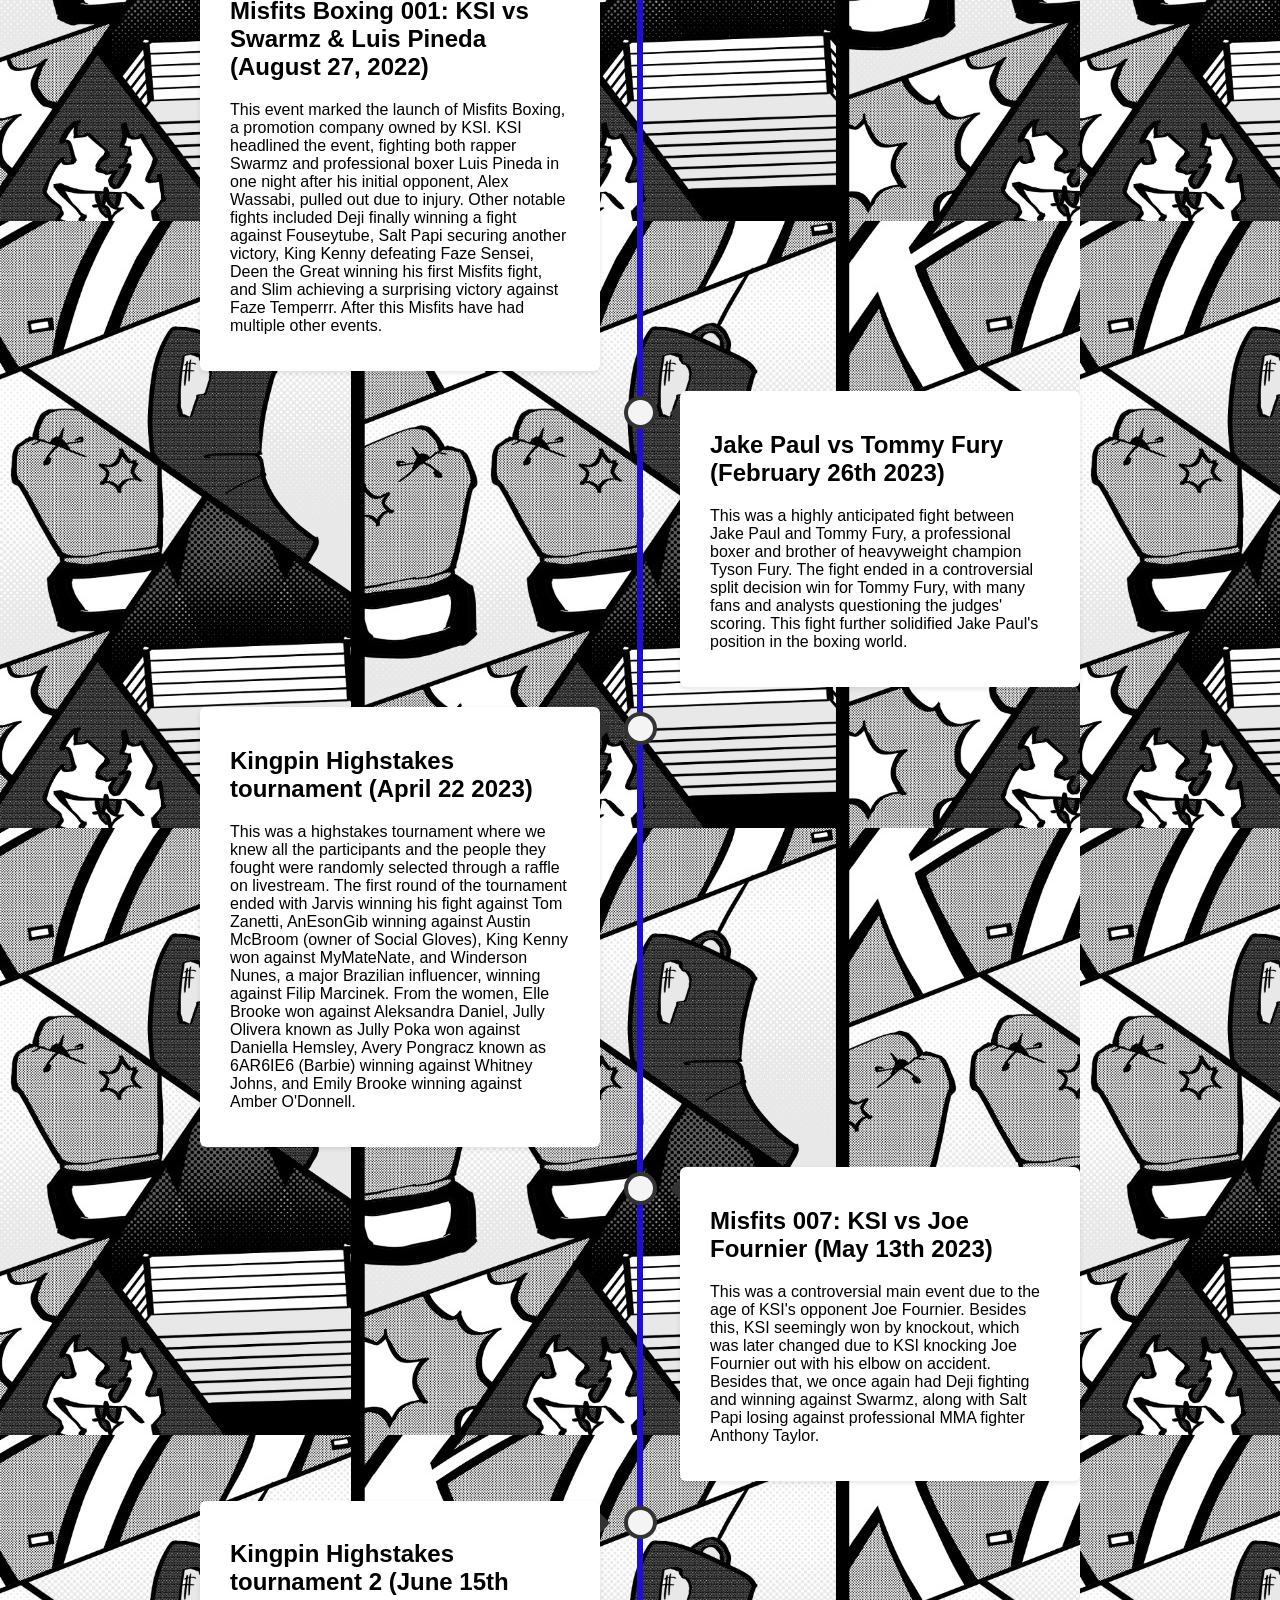
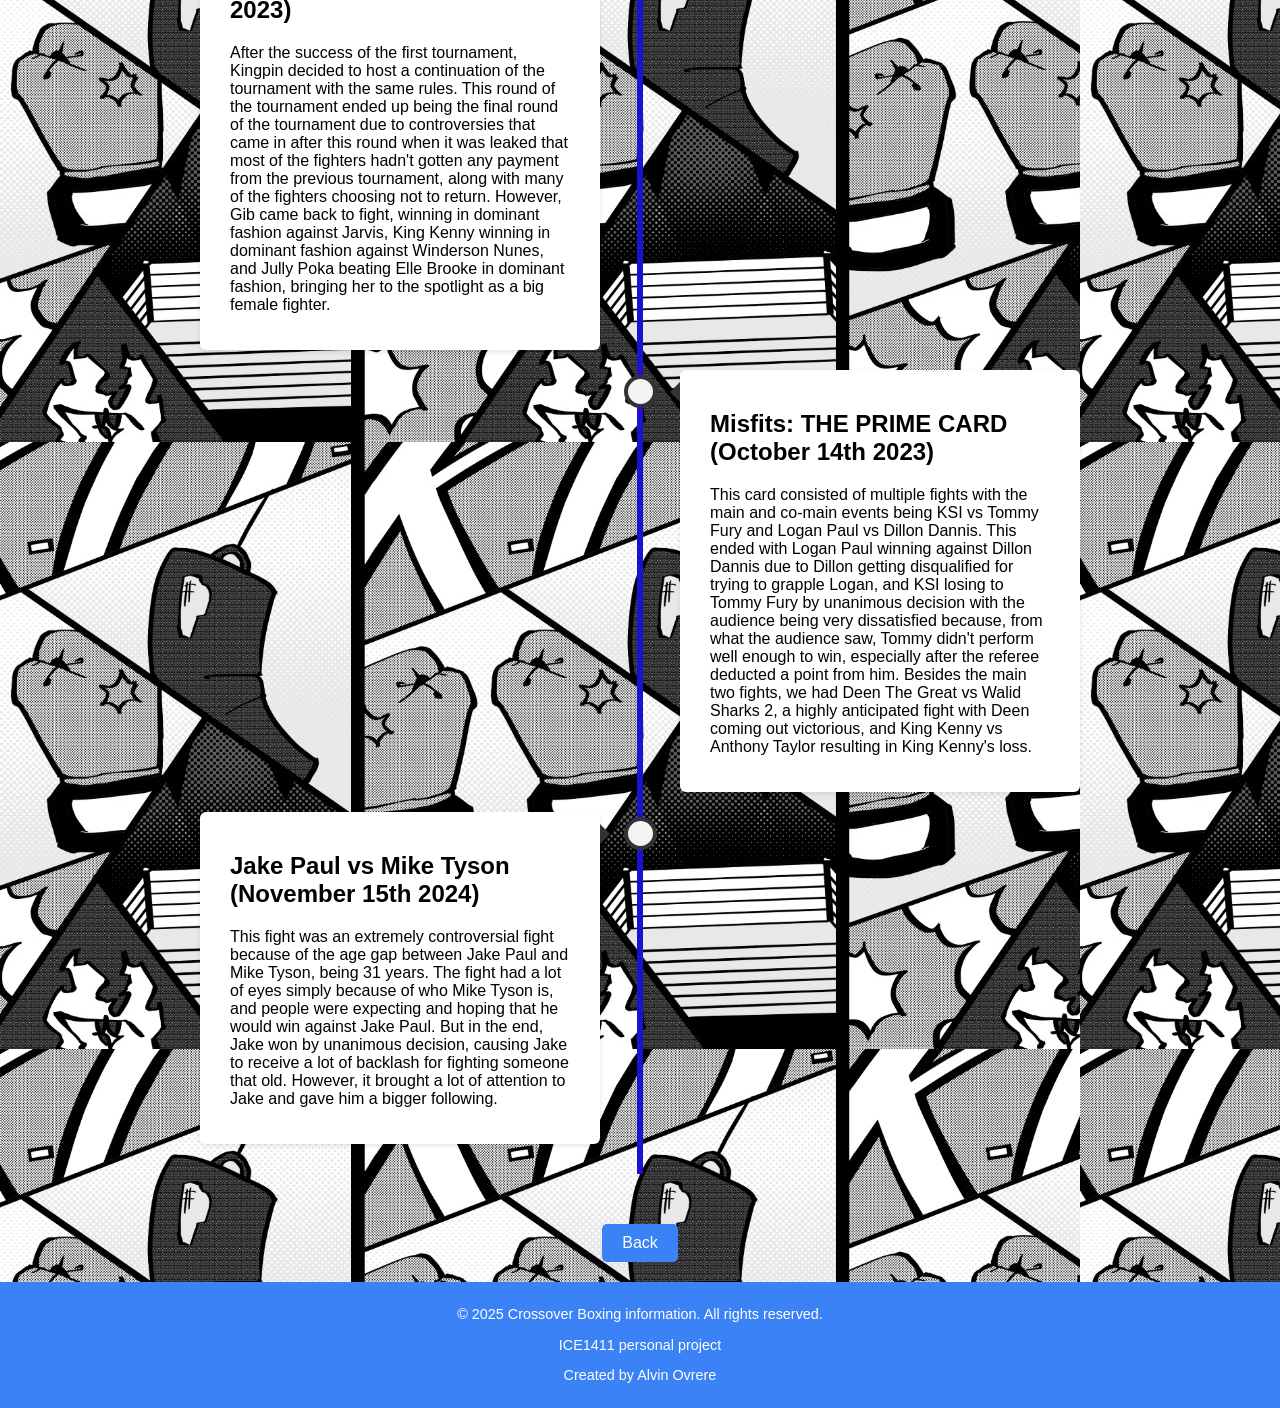
<file: tlpg2.html>
<!DOCTYPE html>
<html lang="en">
<head>
    <meta charset="UTF-8">
    <meta name="viewport" content="width=device-width, initial-scale=1.0">
    <title>Timeline | Page 2</title>
    <link rel="stylesheet" href="stylesheets/tlstyle.css">
    <link rel="stylesheet" href="stylesheets/core.css">
</head>
<body>
    <div class="title-bar">
        Timeline
    </div>

    <div class="menu-bar">
        <a href="index.html">Home</a>
        <a href="timeline.html">Timeline</a>
        <a href="promo.html">Promoters</a>
        <a href="influentialfigures.html">Influential Figures</a>
        <a href="future.html">Future</a>
    </div>

    <!-- Timeline -->
    <div class="timeline">
        <div class="container left">
            <div class="content">
                <h2>Social Gloves: YouTube vs TikTok (June 12, 2021)</h2>
                <p>On June 12, 2021, a boxing event was hosted by a newly established promotion company called Social Gloves, owned by YouTuber Austin McBroom. The goal was to bring in different audiences by getting creators from TikTok and YouTube to fight each other. This event featured major names such as Deji, Austin McBroom, AnEsonGib, Faze Jarvis (now Jarvis), Bryce Hall, and Tayler Holder. The event was widely discussed due to shocking results, including Faze Jarvis's dominant performance in his first-ever fight, Deji losing his fight in overwhelming fashion, and AnEsonGib losing in a controversial decision (later overturned). Financial controversies also followed the event.</p>
            </div>
        </div>
        <div class="container right">
            <div class="content">
                <h2>Logan Paul vs Floyd Mayweather (June 6, 2021)</h2>
                <p>Logan Paul, a YouTuber, boxed legendary boxer Floyd Mayweather in an exhibition fight with no conclusive winner. This event further elevated influencers to a bigger platform, earning an estimated $100 million from sponsors, ticket sales, and PPV sales.</p>
            </div>
        </div>
        <div class="container left">
            <div class="content">
                <h2>Jake Paul vs Tyron Woodley 1 & 2 (August 29 and December 18, 2021)</h2>
                <p>In August and December 2021, Jake Paul fought retired MMA fighter and former UFC welterweight champion Tyron Woodley. Jake won the first fight by split decision and the rematch by KO. Despite the wins, some fans believed both fights were rigged.</p>
            </div>
        </div>
        <div class="container right">
            <div class="content">
                <h2>Showstar: UK vs USA (March 5, 2022)</h2>
                <p>This one-time event was hosted by Showstar Boxing, featuring UK influencers versus USA influencers. The main event was Deji vs Alex Wassabi, continuing the storyline of "Will Deji finally win a fight?" Deji lost again, while King Kenny lost to Faze Temperrr, and Salt Papi had a dominant win against Hallal Ham, establishing himself as a promising prospect in the scene.</p>
            </div>
        </div>
        <div class="container left">
            <div class="content">
                <h2>Misfits Boxing 001: KSI vs Swarmz & Luis Pineda (August 27, 2022)</h2>
                <p>This event marked the launch of Misfits Boxing, a promotion company owned by KSI. KSI headlined the event, fighting both rapper Swarmz and professional boxer Luis Pineda in one night after his initial opponent, Alex Wassabi, pulled out due to injury. Other notable fights included Deji finally winning a fight against Fouseytube, Salt Papi securing another victory, King Kenny defeating Faze Sensei, Deen the Great winning his first Misfits fight, and Slim achieving a surprising victory against Faze Temperrr. After this Misfits have had multiple other events.</p>
            </div>
        </div>
        <div class="container right">
            <div class="content">
                <h2>Jake Paul vs Tommy Fury (February 26th 2023)</h2>
                <p>This was a highly anticipated fight between Jake Paul and Tommy Fury, a professional boxer and brother of heavyweight champion Tyson Fury. The fight ended in a controversial split decision win for Tommy Fury, with many fans and analysts questioning the judges' scoring. This fight further solidified Jake Paul's position in the boxing world.</p>
            </div>
        </div>
        <div class="container left">
            <div class="content">
                <h2>Kingpin Highstakes tournament (April 22 2023)</h2>
                <p>This was a highstakes tournament where we knew all the participants and the people they fought were randomly selected through a raffle on livestream. The first round of the tournament ended with Jarvis winning his fight against Tom Zanetti, AnEsonGib winning against Austin McBroom (owner of Social Gloves), King Kenny won against MyMateNate, and Winderson Nunes, a major Brazilian influencer, winning against Filip Marcinek. From the women, Elle Brooke won against Aleksandra Daniel, Jully Olivera known as Jully Poka won against Daniella Hemsley, Avery Pongracz known as 6AR6IE6 (Barbie) winning against Whitney Johns, and Emily Brooke winning against Amber O'Donnell.</p>
            </div>
        </div>
        <div class="container right">
            <div class="content">
                <h2>Misfits 007: KSI vs Joe Fournier (May 13th 2023)</h2>
                <p>This was a controversial main event due to the age of KSI's opponent Joe Fournier. Besides this, KSI seemingly won by knockout, which was later changed due to KSI knocking Joe Fournier out with his elbow on accident. Besides that, we once again had Deji fighting and winning against Swarmz, along with Salt Papi losing against professional MMA fighter Anthony Taylor.</p>
            </div>
        </div>
        <div class="container left">
            <div class="content">
                <h2>Kingpin Highstakes tournament 2 (June 15th 2023)</h2>
                <p>After the success of the first tournament, Kingpin decided to host a continuation of the tournament with the same rules. This round of the tournament ended up being the final round of the tournament due to controversies that came in after this round when it was leaked that most of the fighters hadn't gotten any payment from the previous tournament, along with many of the fighters choosing not to return. However, Gib came back to fight, winning in dominant fashion against Jarvis, King Kenny winning in dominant fashion against Winderson Nunes, and Jully Poka beating Elle Brooke in dominant fashion, bringing her to the spotlight as a big female fighter.</p>
            </div>
        </div>
        <div class="container right">
            <div class="content">
                <h2>Misfits: THE PRIME CARD (October 14th 2023)</h2>
                <p>This card consisted of multiple fights with the main and co-main events being KSI vs Tommy Fury and Logan Paul vs Dillon Dannis. This ended with Logan Paul winning against Dillon Dannis due to Dillon getting disqualified for trying to grapple Logan, and KSI losing to Tommy Fury by unanimous decision with the audience being very dissatisfied because, from what the audience saw, Tommy didn't perform well enough to win, especially after the referee deducted a point from him. Besides the main two fights, we had Deen The Great vs Walid Sharks 2, a highly anticipated fight with Deen coming out victorious, and King Kenny vs Anthony Taylor resulting in King Kenny's loss.</p>
            </div>
        </div>
        <div class="container left">
            <div class="content">
                <h2>Jake Paul vs Mike Tyson (November 15th 2024)</h2>
                <p>This fight was an extremely controversial fight because of the age gap between Jake Paul and Mike Tyson, being 31 years. The fight had a lot of eyes simply because of who Mike Tyson is, and people were expecting and hoping that he would win against Jake Paul. But in the end, Jake won by unanimous decision, causing Jake to receive a lot of backlash for fighting someone that old. However, it brought a lot of attention to Jake and gave him a bigger following.</p>
            </div>
        </div>
    </div>

    <!-- Back Button -->
    <div class="back-button-container">
        <a href="timeline.html" class="back-button">Back</a>
    </div>
    <footer class="footer">
        <p>&copy; 2025 Crossover Boxing information. All rights reserved.</p>
        <p>ICE1411 personal project</p>
        <p>Created by Alvin Ovrere</p>
      </footer>
      
</body>
</html>
</file>
<file: stylesheets/indexstyle.css>
* {
    margin: 0;
    padding: 0;
    box-sizing: border-box;
    font-family: Arial, sans-serif;
}

body {
    background-image: url(../img/bgimg.jpg); /* Background image */
    background-size: cover; /* Cover the entire page */
    background-position: center; /* Center the image */
    background-attachment: fixed; /* Ensure the image stays fixed while scrolling */
    display: flex;
    flex-direction: column;
    align-items: center;
    justify-content: center;
    text-align: center;
    min-height: 100vh; /* Ensure the body covers the full viewport height */
}

.wrapper {
    width: 100%;
    max-width: 1200px;
    padding: 20px;
    /* Removed the semi-transparent white background */
}

/* Header */
header {
    background: white;
    padding: 20px;
    border-radius: 10px; /* Rounded corners for the header */
}

.logo {
    font-size: 3rem;
    font-weight: bold;
    text-decoration: none;
    color: black;
    text-transform: uppercase;
    position: relative;
    display: inline-block;
}

.logo::before {
    content: "";
    position: absolute;
    width: 100%;
    height: 50%;
    background: #3b82f6;
    bottom: 0;
    left: 0;
    z-index: -1;
}

/* Introduction Section */
main {
    padding: 50px;
    margin: 20px auto;
    width: 80%;
    border-radius: 10px;
}

h2 {
    font-size: 2rem;
    font-weight: bold;
    position: relative;
    background: #3b82f6; /* Blue background */
    color: white; /* White text */
    padding: 10px; /* Padding for spacing */
    border-radius: 5px; /* Rounded corners */
    display: inline-block; /* Fit content width */
}

p {
    font-size: 1.2rem;
    padding: 20px;
    background: #3b82f6;
    color: white;
    display: inline-block;
    border-radius: 5px;
    border: 2px solid #1e40af; /* Blue border */
    margin-bottom: 30px; /* Space between paragraph and "Learn More?" heading */
}

/* Learn More Section */
h2 + .menu {
    margin-top: 10px; /* Space between "Learn More?" heading and menu */
}

/* Navigation Menu */
.menu {
    background: #3b82f6;
    padding: 20px;
    display: flex;
    justify-content: space-between; /* Spread items to the ends */
    flex-wrap: wrap;
    border-radius: 10px; /* Rounded corners for the menu */
    width: 100%; /* Ensure the menu takes full width */
}

.menu ul {
    list-style: none;
    display: flex;
    gap: 20px;
    width: 100%; /* Ensure the menu takes full width */
    justify-content: space-between; /* Spread items to the ends */
    padding: 0; /* Remove default padding */
    margin: 0; /* Remove default margin */
}

.menu li {
    padding: 10px 20px;
    border-radius: 25px; /* Rounded corners for the bubble effect */
    transition: background-color 0.3s ease; /* Smooth transition for background color */
    text-align: center; /* Center the text */
}

.menu li:hover {
    background: #facc15; /* Yellow background on hover */
}

.menu a {
    text-decoration: none;
    color: white; /* White text by default */
    font-size: 1.2rem;
    font-weight: bold;
    transition: color 0.3s ease; /* Smooth transition for text color */
    display: block; /* Make the <a> element take full width */
}

.menu a:hover {
    color: black; /* Black text on hover (optional, adjust as needed) */
}

/* Responsive Design */
@media (max-width: 768px) {
    .wrapper {
        padding: 10px;
    }
    
    .logo {
        font-size: 2rem;
    }

    main {
        width: 100%;
        padding: 30px;
    }
    
    .menu ul {
        flex-direction: column;
        align-items: center;
    }

    .menu li {
        width: 100%; /* Full width for mobile view */
        text-align: center; /* Center text for mobile view */
    }
}

/* Extra responsive tweaks for smaller phones (optional) */
@media (max-width: 500px) {
    h2 {
        font-size: 1.5rem;
    }

    p {
        font-size: 1rem;
    }

    .menu a {
        font-size: 1rem;
    }
}
</file>
<file: stylesheets/grid.css>
body {
    background-image: url(../img/bgimg.jpg);
    background-size: cover;
    background-repeat: no-repeat;
    background-attachment: fixed;
    font-family: Arial, sans-serif;
    background-position: center;
    background-color: #f4f4f4;
    margin: 0;
    padding: 0;
}
/* Gallery Grid */
.gallery-grid {
    display: grid;
    grid-template-columns: repeat(3, 1fr);
    gap: 15px;
    max-width: 1000px;
    margin: 0 auto 40px;
    padding: 0 20px;
}

.gallery-grid img {
    width: 100%;
    height: auto;
    border-radius: 10px;
    object-fit: cover;
    box-shadow: 0 4px 8px rgba(0,0,0,0.2);
    transition: transform 0.2s ease;
}

.gallery-grid img:hover {
    transform: scale(1.05);
}

/* Image container for each image + caption */
.image-container {
    display: flex;
    flex-direction: column;
    align-items: center;
}

/* Caption below each image */
.caption {
    margin-top: 8px;
    font-size: 0.95rem;
    color: #444;
    background-color: rgba(255, 255, 255, 0.8);
    padding: 5px 10px;
    border-radius: 8px;
    max-width: 90%;
    box-shadow: 0 2px 4px rgba(0,0,0,0.1);
}

/* Footer */
footer {
    background-color: #3b82f6;
    color: white;
    text-align: center;
    padding: 10px 0;
    font-size: 0.9rem;
    margin-top: auto; /* Pushes the footer to the bottom */
}

/* Mobile Adaptability */
@media (max-width: 768px) {
    .title-bar {
        font-size: 20px;
        padding: 15px;
    }

    .menu-bar a {
        padding: 10px 14px;
        font-size: 0.95rem;
    }

    .intro-text {
        margin: 20px 10px;
        padding: 15px;
        font-size: 1rem;
    }

    .gallery-grid {
        grid-template-columns: repeat(2, 1fr);
        gap: 10px;
    }

    .caption {
        font-size: 0.9rem;
        padding: 4px 8px;
    }
}

@media (max-width: 480px) {
    .gallery-grid {
        grid-template-columns: 1fr;
    }

    .menu-bar {
        flex-direction: column;
    }

    .menu-bar a {
        padding: 12px;
        border-top: 1px solid rgba(255,255,255,0.3);
    }

    .intro-text {
        font-size: 0.95rem;
    }

    .caption {
        font-size: 0.85rem;
    }
}
</file>
<file: stylesheets/core.css>
/* Title Bar */
.title-bar {
    background-color: #3b82f6;
    color: #fff;
    padding: 20px;
    text-align: center;
    font-size: 24px;
    font-weight: bold;
}


/* Menu Bar */
.menu-bar {
    background-color: #3b82f6;
    overflow: hidden;
    display: flex;
    justify-content: center;
}


.menu-bar a {
    color: #fff;
    text-align: center;
    padding: 14px 20px;
    text-decoration: none;
}


.menu-bar a:hover {
    background-color: #facc15;
    color: black;
}


/* Info Section Below Carousel */
.info {
    max-width: 900px;
    margin: 30px auto;
    padding: 20px;
    background-color: rgba(255, 255, 255, 0.85);
    border-radius: 10px;
    text-align: center;
}


.info p {
    font-size: 1.1rem;
    color: #333;
}


footer {
    background-color: #3b82f6;
    color: white;
    text-align: center;
    padding: 10px 0;
    position: relative;
    bottom: 0;
    width: 100%;
    font-size: 0.9rem;
}
</file>
<file: stylesheets/carousel.css>
body {
    background-image: url(../img/bgimgv3.jpeg);
    background-position: center;
    background-size: cover;
    background-repeat: no-repeat;
    background-attachment: fixed;
    font-family: Arial, sans-serif;
    background-color: #f4f4f4;
    margin: 0;
    padding: 0;
}

/* Carousel Container */
.carousel {
    position: relative;
    width: 500px;
    height: 250px;
    overflow: hidden;
    margin: 30px auto;
    border-radius: 8px;
    box-shadow: 0 0 8px rgba(0, 0, 0, 0.2);
}


/* Carousel Images Wrapper */
.carousel-images {
    position: absolute;
    z-index: 1;
    left: 0;
    display: flex; /* NEW */
    height: 250px;
    transition: left 0.5s ease-in-out;
}


.carousel-images img {
    width: 500px;
    height: 250px;
    object-fit: cover;
}


/* Carousel Navigation Arrows */
.carousel nav {
    display: flex;
    justify-content: space-between;
    position: absolute;
    z-index: 2;
    width: 100%;
    height: 100%;
    align-items: center;
}


.carousel nav a {
    text-decoration: none;
    color: white;
    font-size: 2rem;
    padding: 0 20px;
    opacity: 0;
    transition: opacity 0.3s ease;
    background-color: rgba(0, 0, 0, 0);
}


.carousel:hover nav a {
    opacity: 1;
    background-color: rgba(0, 0, 0, 0.15);
}


/* Carousel Caption */
.carousel-caption {
    position: absolute;
    z-index: 3;
    bottom: 0;
    width: 100%;
    text-align: center;
    background-color: rgba(0, 0, 0, 0.25);
    color: white;
    padding: 10px 0;
    font-size: 1rem;
}


/* mobile adaptability*/
@media screen and (max-width: 600px) {
    .title-bar {
        font-size: 18px;
        padding: 15px;
    }

    .menu-bar {
        flex-direction: column;
    }

    .menu-bar a {
        padding: 10px;
        font-size: 16px;
        border-top: 1px solid rgba(255, 255, 255, 0.3);
    }

    .carousel {
        width: 100%;
        height: auto;
    }

    .carousel-images {
        width: 100% !important;
        height: auto;
    }

    .carousel-images img {
        width: 100%;
        height: auto;
    }

    .carousel-caption {
        font-size: 0.9rem;
        padding: 8px 0;
    }

    .info {
        margin: 20px 10px;
        padding: 15px;
    }

    .info p {
        font-size: 1rem;
    }

    .info img {
        width: 100%;
        height: auto;
        max-width: 100%;
    }

    footer {
        font-size: 0.8rem;
        padding: 8px 0;
    }
}
</file>
<file: stylesheets/tlstyle.css>
body {
    background-image: url(../img/bgimg.jpg); 
    font-family: Arial, sans-serif;
    background-color: #f4f4f4;
    margin: 0;
    padding: 0;
}

/* Timeline */
.timeline {
    position: relative;
    max-width: 800px;
    margin: 50px auto;
    padding: 20px;
}

.timeline::after {
    content: '';
    position: absolute;
    width: 6px;
    background-color: #1d10d6;
    top: 0;
    bottom: 0;
    left: 50%;
    margin-left: -3px;
}

.container {
    padding: 10px 40px;
    position: relative;
    background-color: inherit;
    width: 50%;
}

.container::after {
    content: '';
    position: absolute;
    width: 25px;
    height: 25px;
    right: -17px;
    background-color: #f4f4f4;
    border: 4px solid #333;
    top: 15px;
    border-radius: 50%;
    z-index: 1;
}

.left {
    right: 10%;
}

.right {
    left: 50%;
}

.left::before {
    content: " ";
    height: 0;
    position: absolute;
    top: 22px;
    width: 0;
    z-index: 1;
    right: 30px;
    border: medium solid #333;
    border-width: 10px 0 10px 10px;
    border-color: transparent transparent transparent #333;
}

.right::before {
    content: " ";
    height: 0;
    position: absolute;
    top: 22px;
    width: 0;
    z-index: 1;
    left: 30px;
    border: medium solid #333;
    border-width: 10px 10px 10px 0;
    border-color: transparent #333 transparent transparent;
}

.right::after {
    left: -16px;
}

.content {
    padding: 20px 30px;
    background-color: #fff;
    position: relative;
    border-radius: 6px;
    box-shadow: 0 2px 5px rgba(0, 0, 0, 0.1);
}

/* Next Button Container */
.next-button-container {
    text-align: center;
    margin: 20px 0;
}

/* Next Button */
.next-button {
    display: inline-block;
    padding: 10px 20px;
    background-color: #3b82f6; /* Blue background */
    color: #fff; /* White text */
    text-decoration: none;
    border-radius: 5px;
    font-size: 16px;
    transition: background-color 0.3s ease;
}

/* Back Button Container */
.back-button-container {
    text-align: center;
    margin: 20px 0;
}

/* back button */
.back-button {
    display: inline-block;
    padding: 10px 20px;
    background-color: #3b82f6; /* Blue background */
    color: #fff; /* White text */
    text-decoration: none;
    border-radius: 5px;
    font-size: 16px;
    transition: background-color 0.3s ease;

}

.next-button:hover {
    background-color: #2563eb; /* Darker blue on hover */
}

footer {
    background-color: #3b82f6;
    color: #fff;
    text-align: center;
    padding: 10px 0;
    bottom: 0;
    width: 100%;
}


/* Responsive Design */
@media screen and (max-width: 600px) {
    .timeline::after {
        left: 31px;
    }

    .container {
        width: 100%;
        padding-left: 70px;
        padding-right: 25px;
    }

    .container::before {
        left: 60px;
        border: medium solid #333;
        border-width: 10px 10px 10px 0;
        border-color: transparent #333 transparent transparent;
    }

    .left::after, .right::after {
        left: 15px;
    }

    .right {
        left: 0%;
    }
}
</file>
